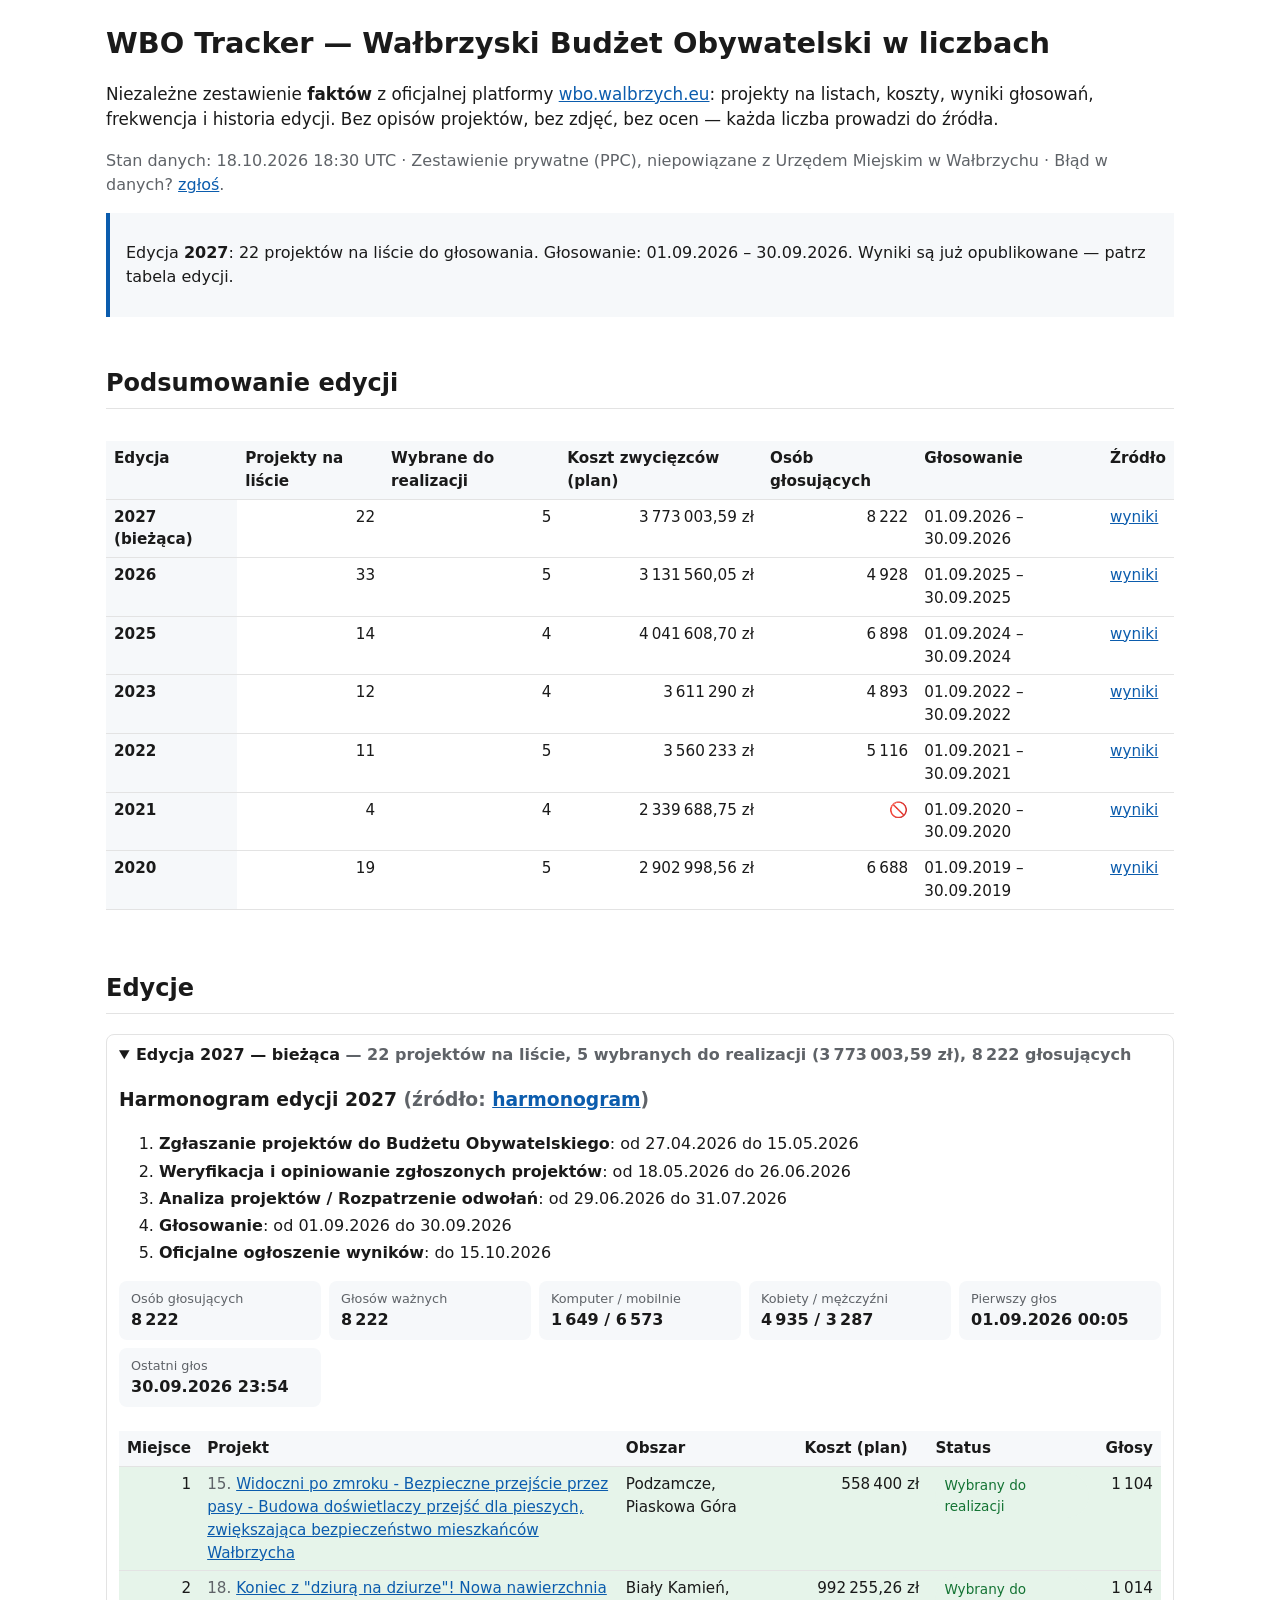
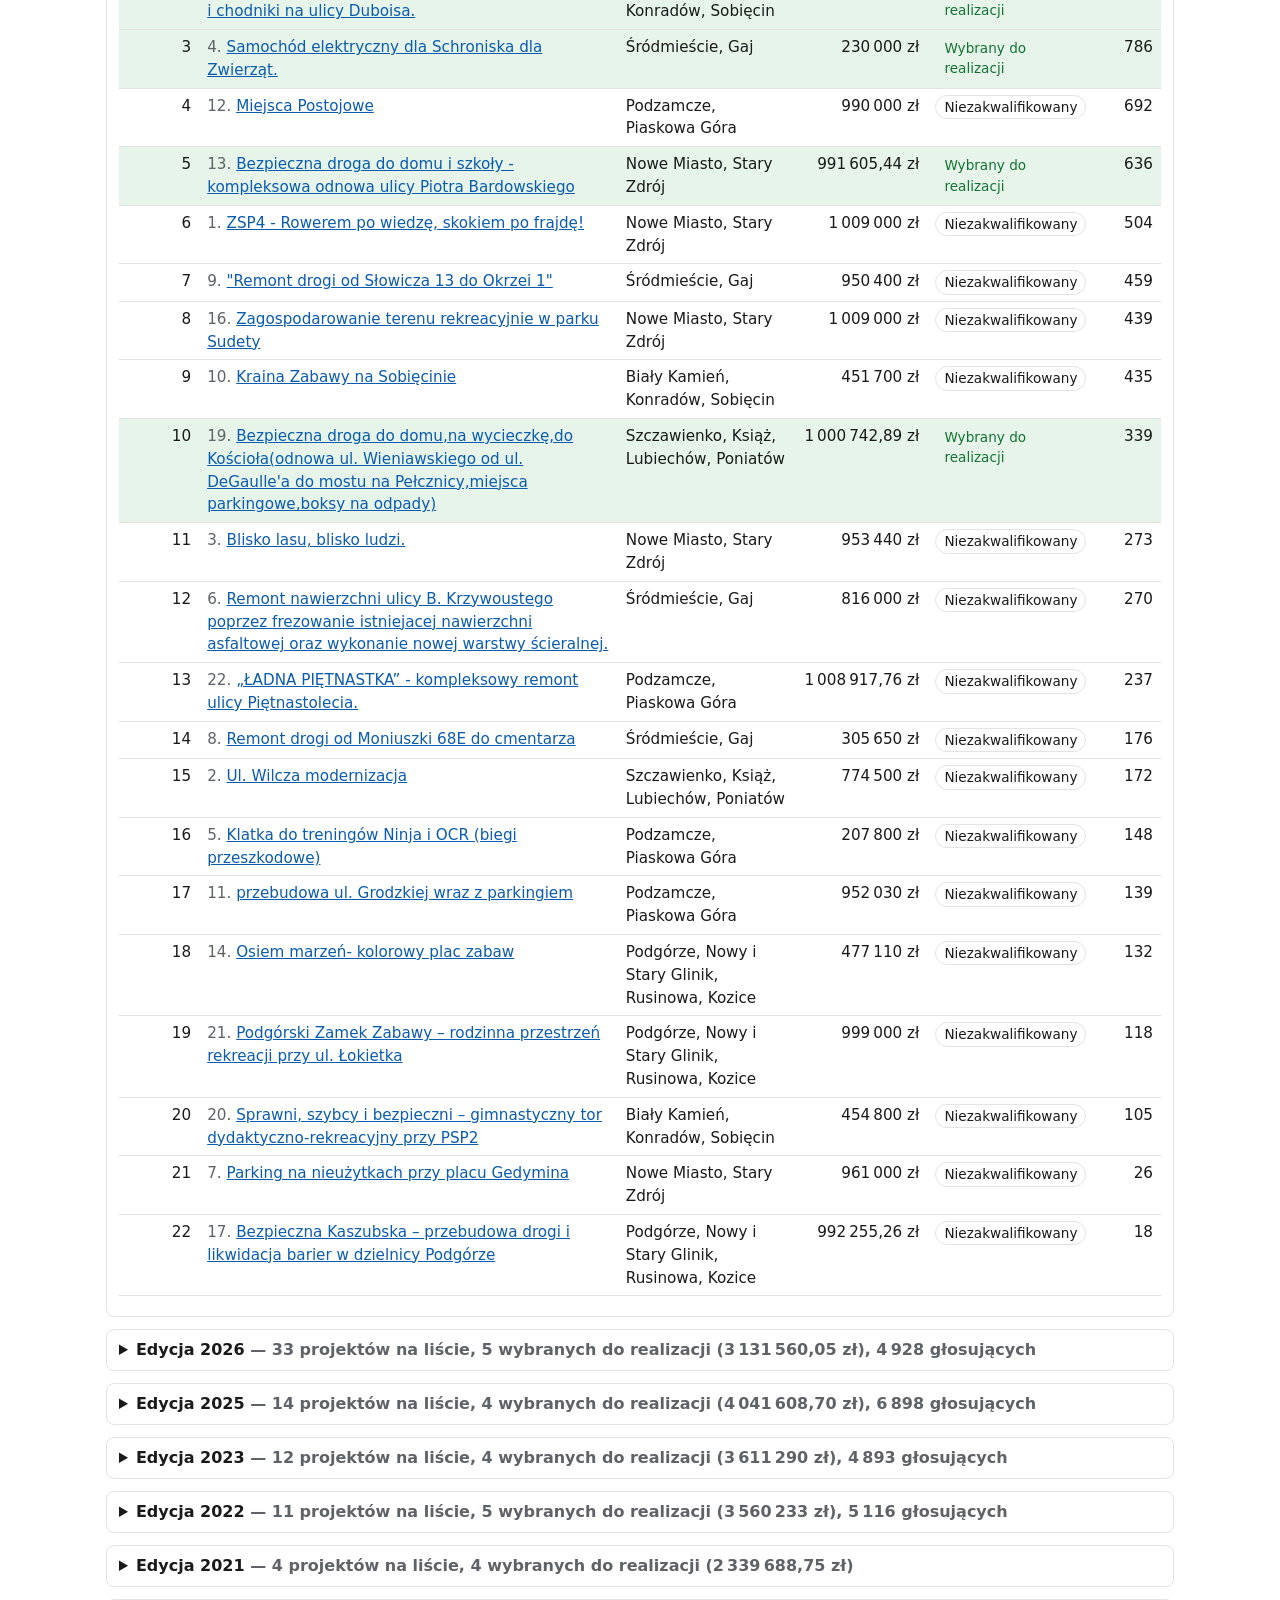
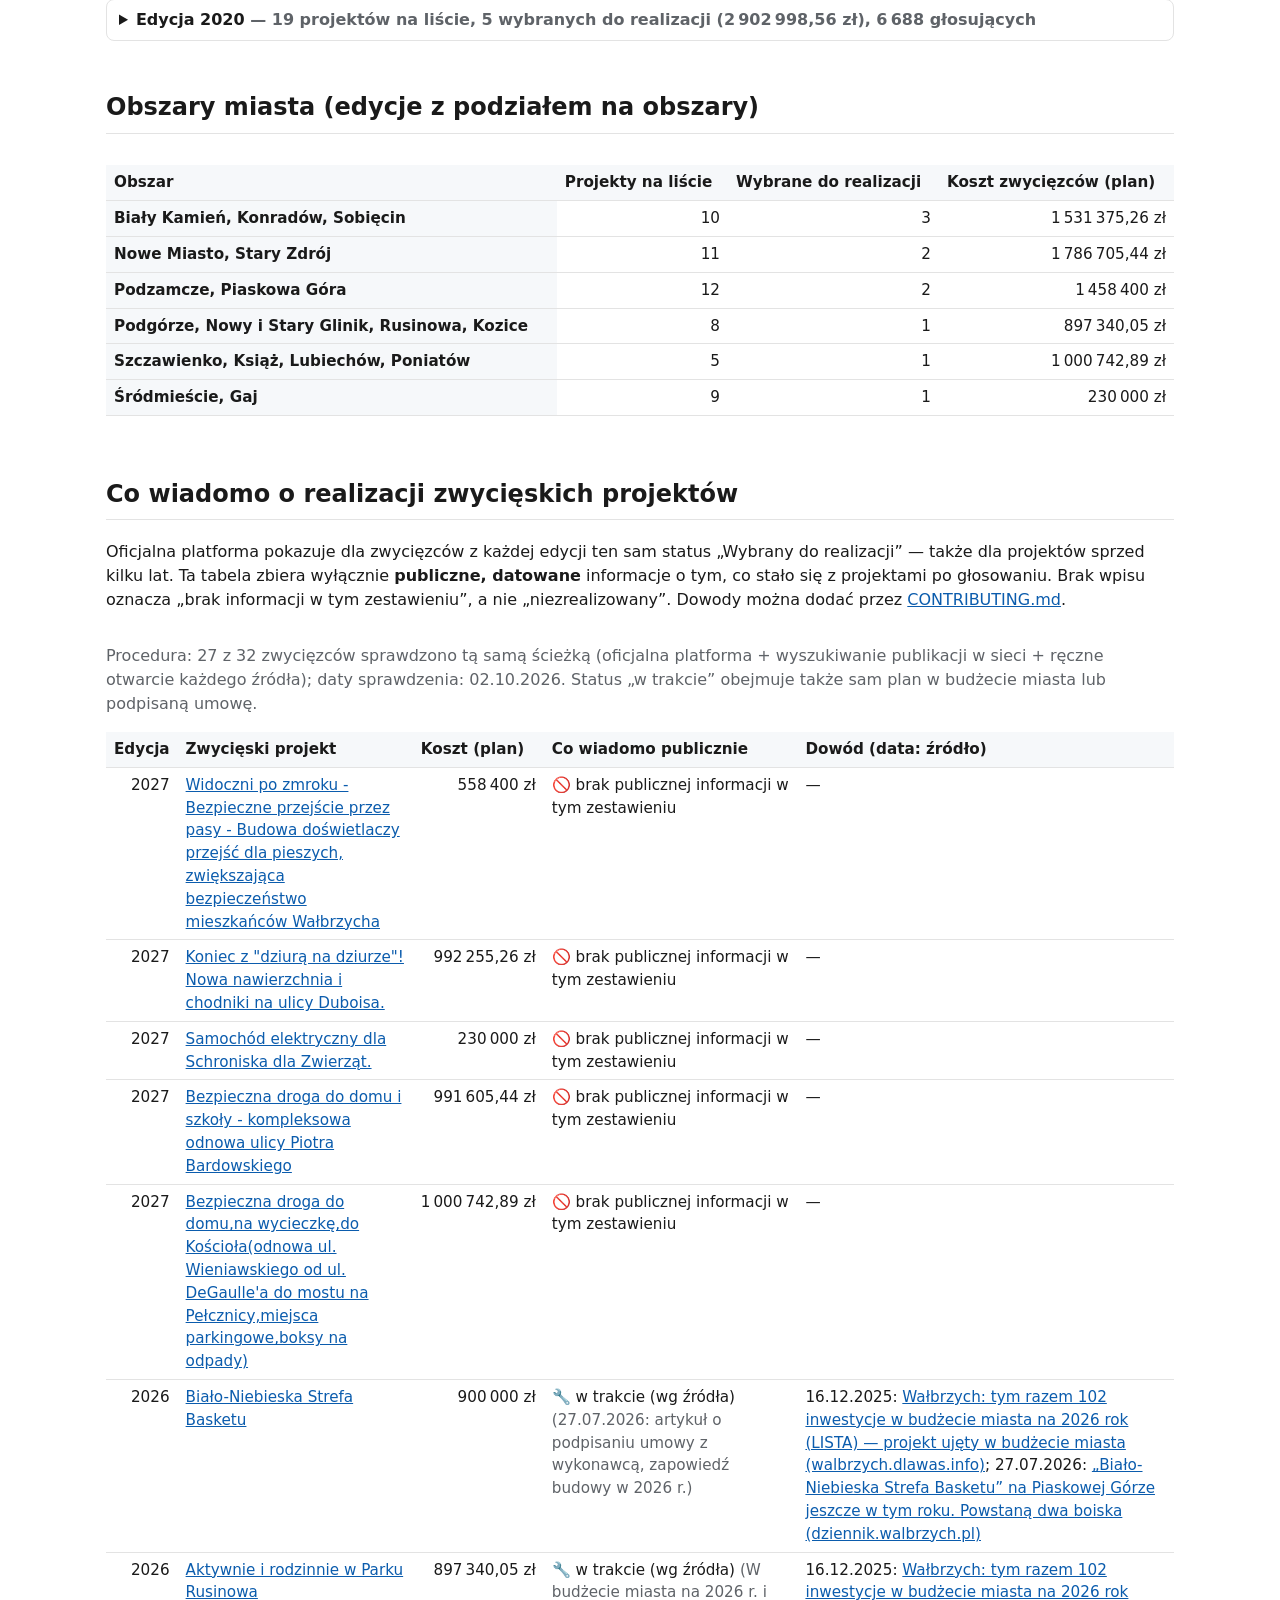
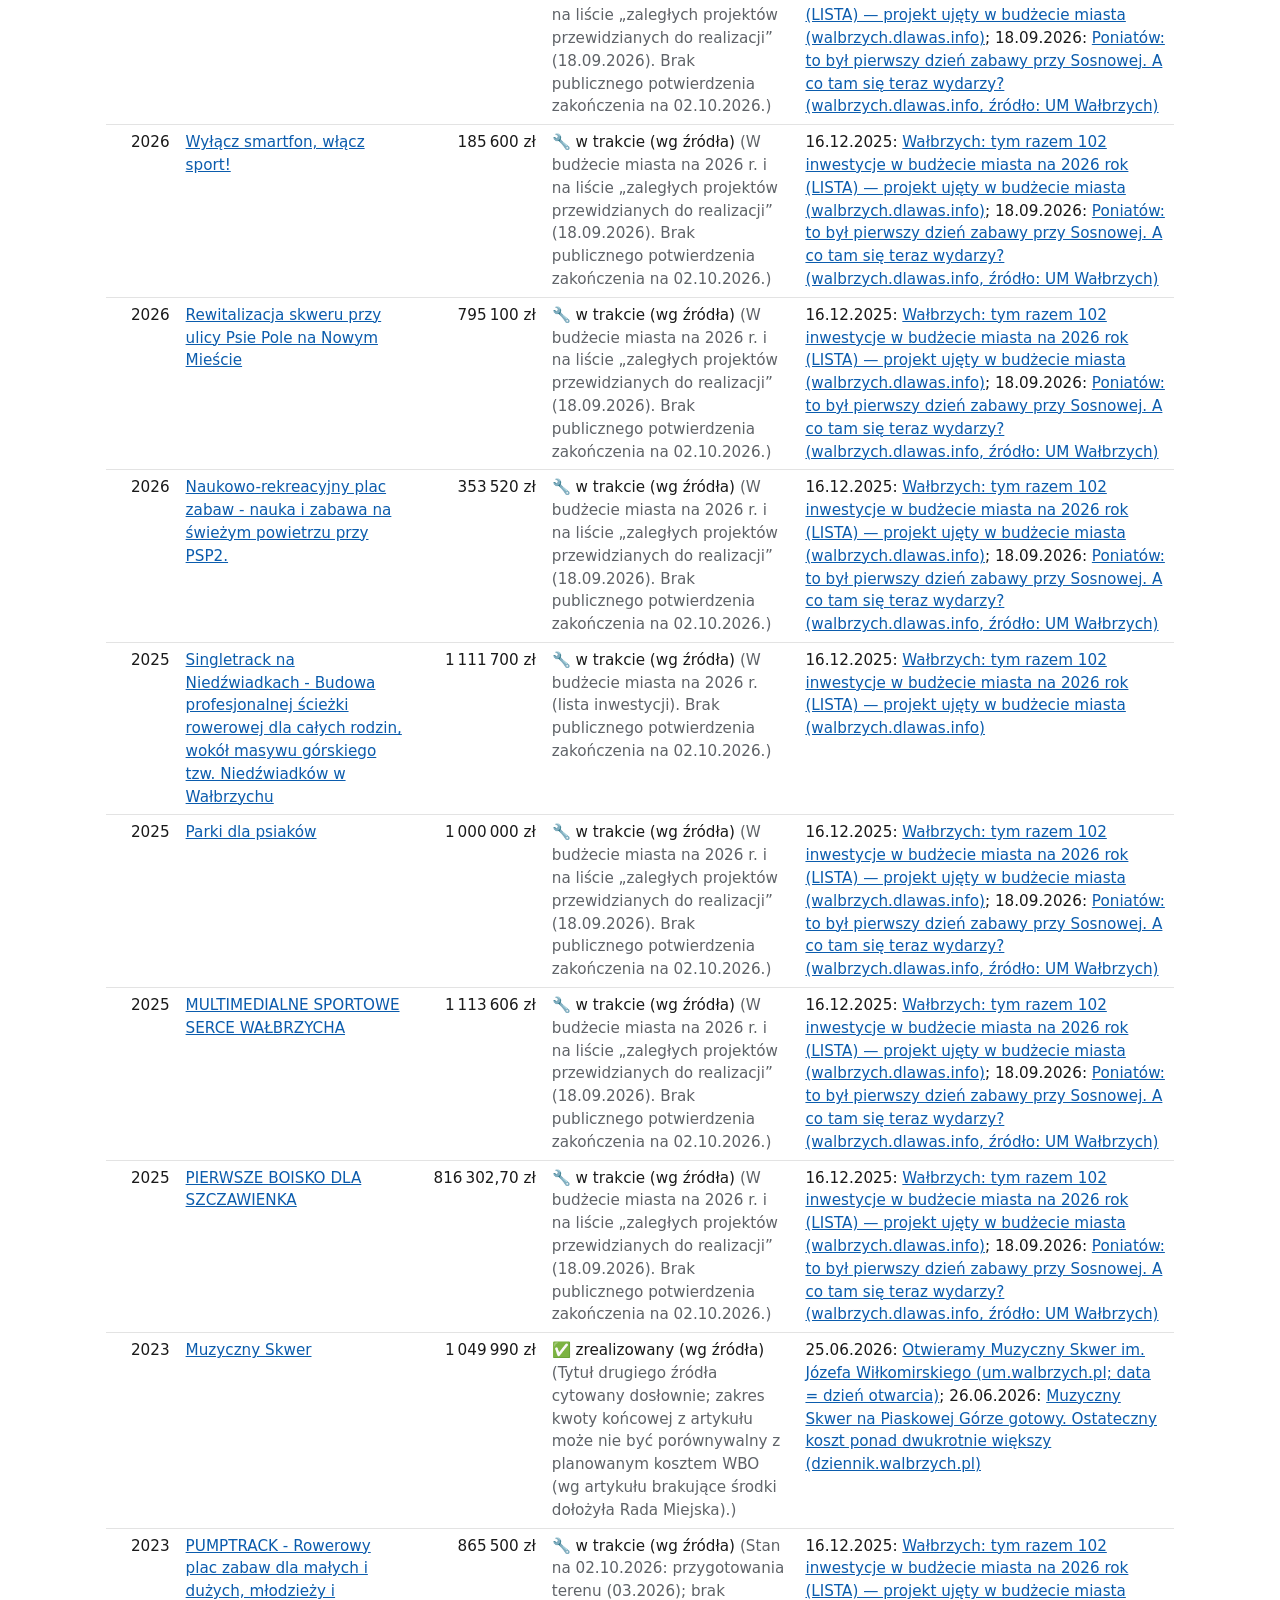
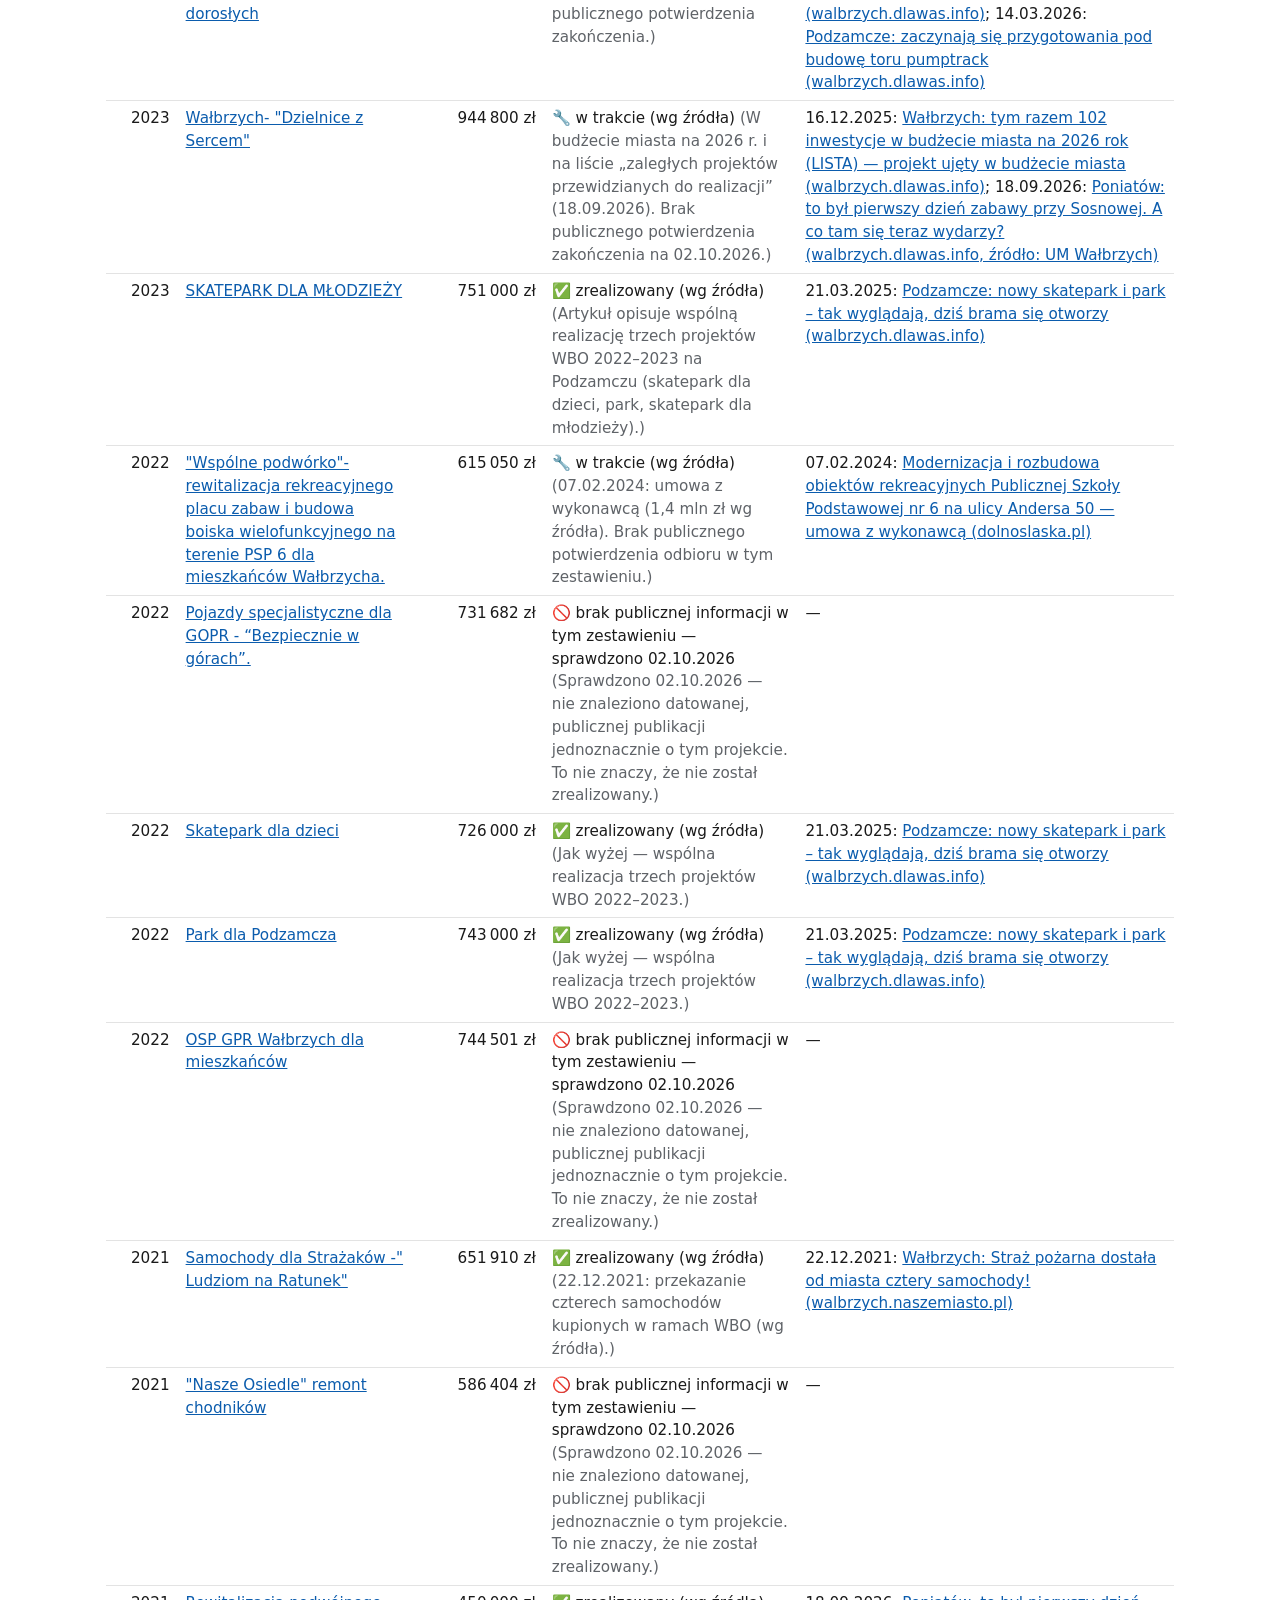
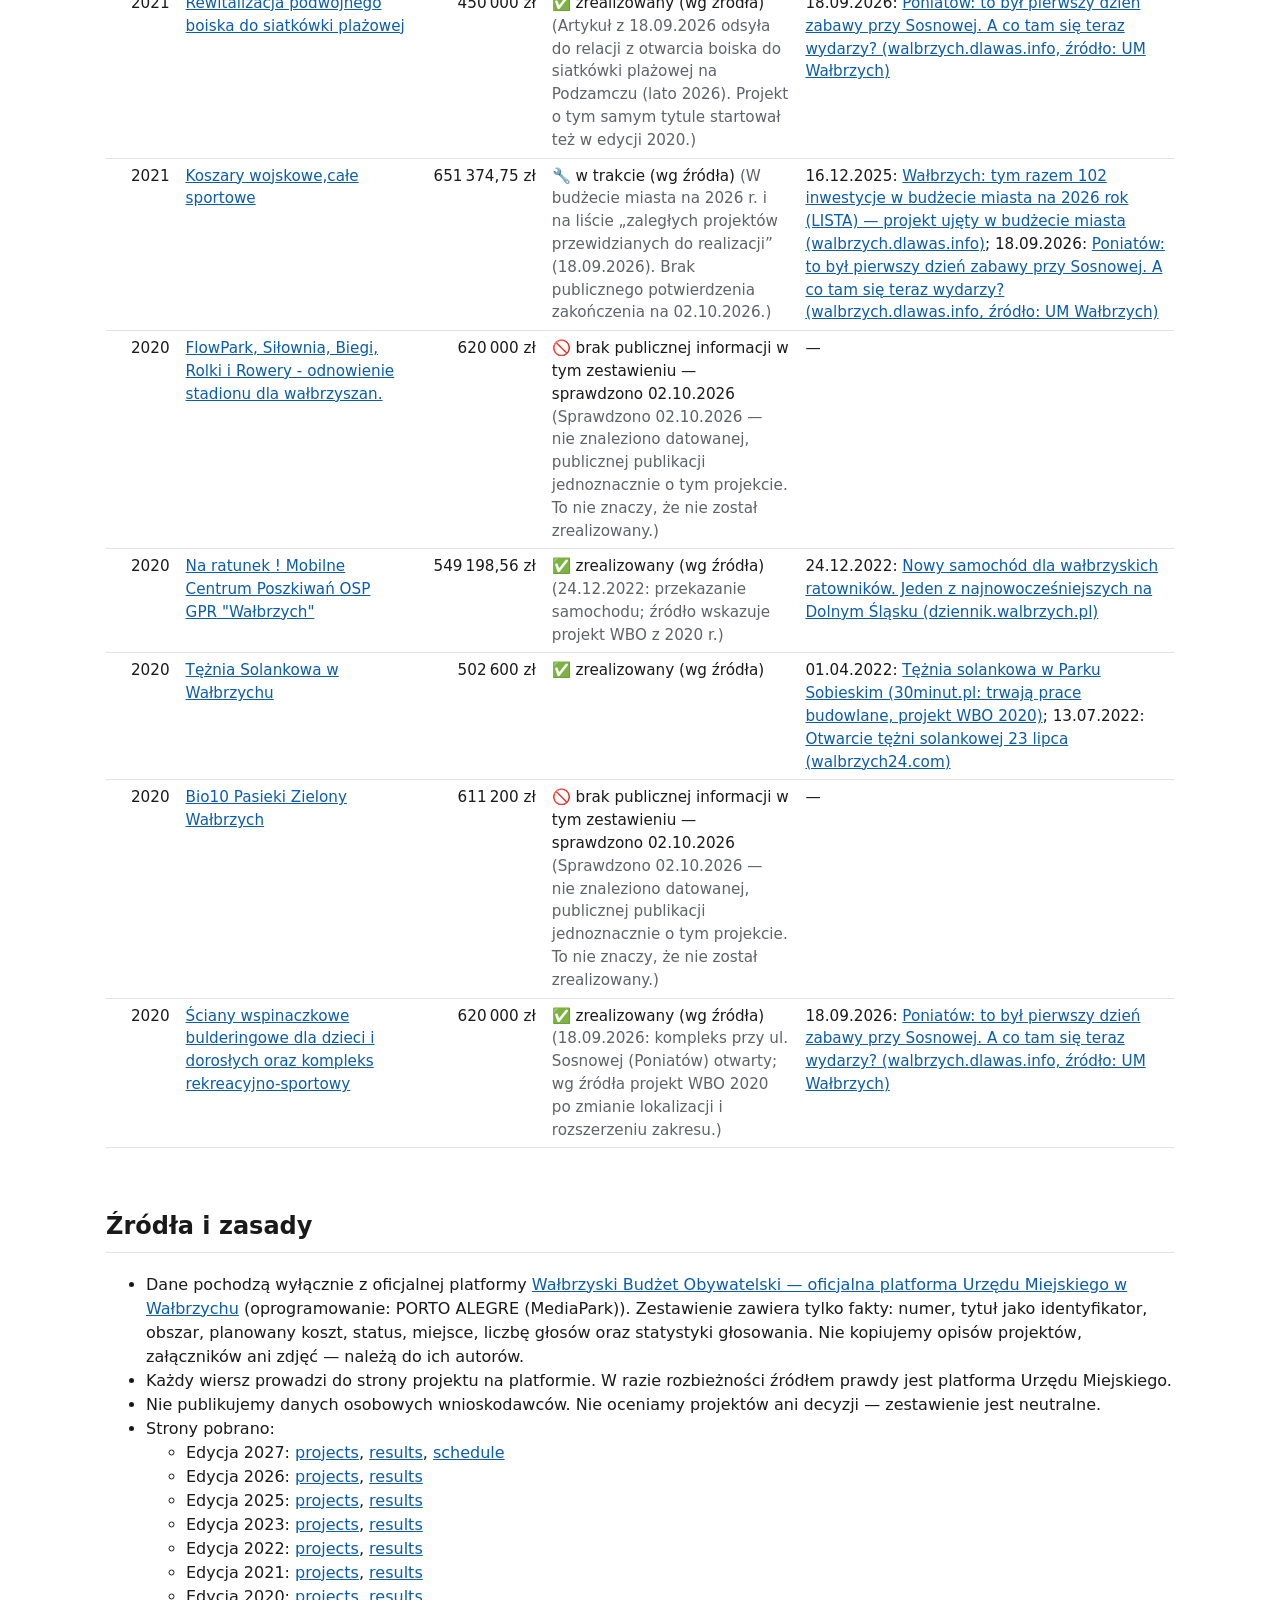
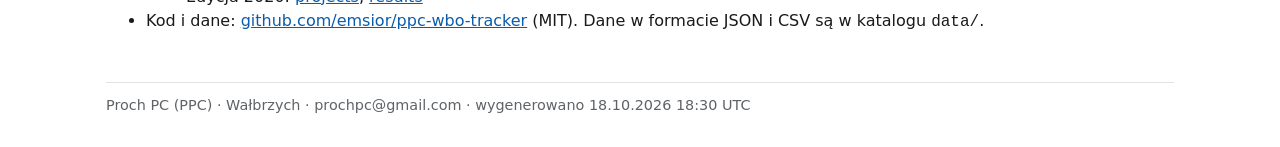
<file: docs/index.html>
<!doctype html>
<html lang="pl">
<head>
<meta charset="utf-8">
<meta name="viewport" content="width=device-width, initial-scale=1">
<title>WBO Tracker — Wałbrzyski Budżet Obywatelski w liczbach</title>
<meta name="description" content="Niezależne, neutralne zestawienie faktów o Wałbrzyskim Budżecie Obywatelskim: projekty, koszty, głosy, frekwencja i historia edycji — każda liczba z linkiem do oficjalnego źródła.">
<style>:root{--bg:#fff;--fg:#1a1a1a;--muted:#5f6368;--line:#e3e3e3;--accent:#0b5cad;--win:#e6f4ea;--winfg:#137333;--card:#f6f8fa}
@media (prefers-color-scheme:dark){:root{--bg:#121417;--fg:#e8eaed;--muted:#9aa0a6;--line:#2b2f36;--accent:#8ab4f8;--win:#1e3a2a;--winfg:#81c995;--card:#1b1f24}}
*{box-sizing:border-box}body{margin:0;font:16px/1.5 system-ui,-apple-system,"Segoe UI",Roboto,sans-serif;background:var(--bg);color:var(--fg)}
main{max-width:1100px;margin:0 auto;padding:16px}h1{font-size:1.8rem;margin:.2em 0}h2{margin-top:2em;border-bottom:1px solid var(--line);padding-bottom:.3em}
a{color:var(--accent)}.muted{color:var(--muted)}.lead{font-size:1.05rem}.notice{background:var(--card);border-left:4px solid var(--accent);padding:12px 16px;margin:16px 0}
table{border-collapse:collapse;width:100%;margin:12px 0;font-size:.95rem}th,td{border-bottom:1px solid var(--line);padding:6px 8px;text-align:left;vertical-align:top}
th{background:var(--card)}td.num,th.num{text-align:right;white-space:nowrap}tr.winner td{background:var(--win)}
.badge{display:inline-block;padding:1px 8px;border-radius:999px;font-size:.85rem;border:1px solid var(--line)}.badge.win{background:var(--win);color:var(--winfg);border-color:transparent}
.stats{display:grid;grid-template-columns:repeat(auto-fit,minmax(170px,1fr));gap:8px;margin:12px 0}.stats div{background:var(--card);padding:8px 12px;border-radius:8px}.stats dt{font-size:.8rem;color:var(--muted)}.stats dd{margin:0;font-weight:600}
details{margin:12px 0;border:1px solid var(--line);border-radius:8px;padding:8px 12px}summary{cursor:pointer;font-weight:600}
.table-wrap{overflow-x:auto}footer{margin:48px 0 16px;color:var(--muted);font-size:.9rem;border-top:1px solid var(--line);padding-top:12px}
ol.schedule li{margin:.2em 0}
</style>
</head>
<body>
<main>
<header>
<h1>WBO Tracker — Wałbrzyski Budżet Obywatelski w liczbach</h1>
<p class="lead">Niezależne zestawienie <strong>faktów</strong> z oficjalnej platformy <a href="https://wbo.walbrzych.eu" rel="noopener">wbo.walbrzych.eu</a>: projekty na listach, koszty, wyniki głosowań, frekwencja i historia edycji. Bez opisów projektów, bez zdjęć, bez ocen — każda liczba prowadzi do źródła.</p>
<p class="muted">Stan danych: <time datetime="2026-10-18T18:30:55+00:00">18.10.2026 18:30 UTC</time> · Zestawienie prywatne (PPC), niepowiązane z Urzędem Miejskim w Wałbrzychu · Błąd w danych? <a href="https://github.com/emsior/ppc-wbo-tracker/issues">zgłoś</a>.</p>
</header>

<div class="notice"><p>Edycja <strong>2027</strong>: 22 projektów na liście do głosowania. Głosowanie: 01.09.2026 – 30.09.2026. Wyniki są już opublikowane — patrz tabela edycji.</p></div>

<h2 id="podsumowanie">Podsumowanie edycji</h2>
<div class="table-wrap"><table><thead><tr><th scope="col">Edycja</th><th scope="col">Projekty na liście</th><th scope="col">Wybrane do realizacji</th><th scope="col">Koszt zwycięzców (plan)</th><th scope="col">Osób głosujących</th><th scope="col">Głosowanie</th><th scope="col">Źródło</th></tr></thead><tbody><tr><th scope="row">2027 (bieżąca)</th><td class="num">22</td><td class="num">5</td><td class="num">3 773 003,59 zł</td><td class="num">8 222</td><td>01.09.2026 – 30.09.2026</td><td><a href="https://wbo.walbrzych.eu/wyniki" rel="noopener">wyniki</a></td></tr><tr><th scope="row">2026</th><td class="num">33</td><td class="num">5</td><td class="num">3 131 560,05 zł</td><td class="num">4 928</td><td>01.09.2025 – 30.09.2025</td><td><a href="https://wbo.walbrzych.eu/poprzednie-edycje/11/wyniki" rel="noopener">wyniki</a></td></tr><tr><th scope="row">2025</th><td class="num">14</td><td class="num">4</td><td class="num">4 041 608,70 zł</td><td class="num">6 898</td><td>01.09.2024 – 30.09.2024</td><td><a href="https://wbo.walbrzych.eu/poprzednie-edycje/10/wyniki" rel="noopener">wyniki</a></td></tr><tr><th scope="row">2023</th><td class="num">12</td><td class="num">4</td><td class="num">3 611 290 zł</td><td class="num">4 893</td><td>01.09.2022 – 30.09.2022</td><td><a href="https://wbo.walbrzych.eu/poprzednie-edycje/9/wyniki" rel="noopener">wyniki</a></td></tr><tr><th scope="row">2022</th><td class="num">11</td><td class="num">5</td><td class="num">3 560 233 zł</td><td class="num">5 116</td><td>01.09.2021 – 30.09.2021</td><td><a href="https://wbo.walbrzych.eu/poprzednie-edycje/8/wyniki" rel="noopener">wyniki</a></td></tr><tr><th scope="row">2021</th><td class="num">4</td><td class="num">4</td><td class="num">2 339 688,75 zł</td><td class="num">🚫</td><td>01.09.2020 – 30.09.2020</td><td><a href="https://wbo.walbrzych.eu/poprzednie-edycje/7/wyniki" rel="noopener">wyniki</a></td></tr><tr><th scope="row">2020</th><td class="num">19</td><td class="num">5</td><td class="num">2 902 998,56 zł</td><td class="num">6 688</td><td>01.09.2019 – 30.09.2019</td><td><a href="https://wbo.walbrzych.eu/poprzednie-edycje/6/wyniki" rel="noopener">wyniki</a></td></tr></tbody></table></div>

<h2 id="edycje">Edycje</h2>
<details id="edycja-2027" open><summary>Edycja 2027 — bieżąca <span class="muted">— 22 projektów na liście, 5 wybranych do realizacji (3 773 003,59 zł), 8 222 głosujących</span></summary><h3>Harmonogram edycji 2027 <span class="muted">(źródło: <a href="https://wbo.walbrzych.eu/wszystko-o-budzecie/harmonogram,32" rel="noopener">harmonogram</a>)</span></h3><ol class="schedule"><li><strong>Zgłaszanie projektów do Budżetu Obywatelskiego</strong>: od 27.04.2026 do 15.05.2026</li><li><strong>Weryfikacja i opiniowanie zgłoszonych projektów</strong>: od 18.05.2026 do 26.06.2026</li><li><strong>Analiza projektów / Rozpatrzenie odwołań</strong>: od 29.06.2026 do 31.07.2026</li><li><strong>Głosowanie</strong>: od 01.09.2026 do 30.09.2026</li><li><strong>Oficjalne ogłoszenie wyników</strong>: do 15.10.2026</li></ol><dl class="stats"><div><dt>Osób głosujących</dt><dd>8 222</dd></div><div><dt>Głosów ważnych</dt><dd>8 222</dd></div><div><dt>Komputer / mobilnie</dt><dd>1 649 / 6 573</dd></div><div><dt>Kobiety / mężczyźni</dt><dd>4 935 / 3 287</dd></div><div><dt>Pierwszy głos</dt><dd>01.09.2026 00:05</dd></div><div><dt>Ostatni głos</dt><dd>30.09.2026 23:54</dd></div></dl><div class="table-wrap"><table><thead><tr><th scope="col">Miejsce</th><th scope="col">Projekt</th><th scope="col">Obszar</th><th scope="col">Koszt (plan)</th><th scope="col">Status</th><th scope="col">Głosy</th></tr></thead><tbody><tr class="winner"><td class="num">1</td><td><span class="muted">15.</span> <a href="https://wbo.walbrzych.eu/projekt/34911" rel="noopener">Widoczni po zmroku - Bezpieczne przejście przez pasy - Budowa doświetlaczy przejść dla pieszych, zwiększająca bezpieczeństwo mieszkańców Wałbrzycha</a></td><td>Podzamcze, Piaskowa Góra</td><td class="num">558 400 zł</td><td><span class="badge win">Wybrany do realizacji</span></td><td class="num">1 104</td></tr><tr class="winner"><td class="num">2</td><td><span class="muted">18.</span> <a href="https://wbo.walbrzych.eu/projekt/34971" rel="noopener">Koniec z &quot;dziurą na dziurze&quot;! Nowa nawierzchnia i chodniki na ulicy Duboisa.</a></td><td>Biały Kamień, Konradów, Sobięcin</td><td class="num">992 255,26 zł</td><td><span class="badge win">Wybrany do realizacji</span></td><td class="num">1 014</td></tr><tr class="winner"><td class="num">3</td><td><span class="muted">4.</span> <a href="https://wbo.walbrzych.eu/projekt/34641" rel="noopener">Samochód elektryczny dla Schroniska dla Zwierząt.</a></td><td>Śródmieście, Gaj</td><td class="num">230 000 zł</td><td><span class="badge win">Wybrany do realizacji</span></td><td class="num">786</td></tr><tr class=""><td class="num">4</td><td><span class="muted">12.</span> <a href="https://wbo.walbrzych.eu/projekt/34875" rel="noopener">Miejsca Postojowe</a></td><td>Podzamcze, Piaskowa Góra</td><td class="num">990 000 zł</td><td><span class="badge neutral">Niezakwalifikowany</span></td><td class="num">692</td></tr><tr class="winner"><td class="num">5</td><td><span class="muted">13.</span> <a href="https://wbo.walbrzych.eu/projekt/34880" rel="noopener">Bezpieczna droga do domu i szkoły - kompleksowa odnowa ulicy Piotra Bardowskiego</a></td><td>Nowe Miasto, Stary Zdrój</td><td class="num">991 605,44 zł</td><td><span class="badge win">Wybrany do realizacji</span></td><td class="num">636</td></tr><tr class=""><td class="num">6</td><td><span class="muted">1.</span> <a href="https://wbo.walbrzych.eu/projekt/34572" rel="noopener">ZSP4 - Rowerem po wiedzę, skokiem po frajdę!</a></td><td>Nowe Miasto, Stary Zdrój</td><td class="num">1 009 000 zł</td><td><span class="badge neutral">Niezakwalifikowany</span></td><td class="num">504</td></tr><tr class=""><td class="num">7</td><td><span class="muted">9.</span> <a href="https://wbo.walbrzych.eu/projekt/34774" rel="noopener">&quot;Remont drogi od Słowicza 13 do Okrzei 1&quot;</a></td><td>Śródmieście, Gaj</td><td class="num">950 400 zł</td><td><span class="badge neutral">Niezakwalifikowany</span></td><td class="num">459</td></tr><tr class=""><td class="num">8</td><td><span class="muted">16.</span> <a href="https://wbo.walbrzych.eu/projekt/34942" rel="noopener">Zagospodarowanie terenu rekreacyjnie w parku Sudety</a></td><td>Nowe Miasto, Stary Zdrój</td><td class="num">1 009 000 zł</td><td><span class="badge neutral">Niezakwalifikowany</span></td><td class="num">439</td></tr><tr class=""><td class="num">9</td><td><span class="muted">10.</span> <a href="https://wbo.walbrzych.eu/projekt/34838" rel="noopener">Kraina Zabawy na Sobięcinie</a></td><td>Biały Kamień, Konradów, Sobięcin</td><td class="num">451 700 zł</td><td><span class="badge neutral">Niezakwalifikowany</span></td><td class="num">435</td></tr><tr class="winner"><td class="num">10</td><td><span class="muted">19.</span> <a href="https://wbo.walbrzych.eu/projekt/35007" rel="noopener">Bezpieczna droga do domu,na wycieczkę,do Kościoła(odnowa ul. Wieniawskiego od ul. DeGaulle&#x27;a do mostu na Pełcznicy,miejsca parkingowe,boksy na odpady)</a></td><td>Szczawienko, Książ, Lubiechów, Poniatów</td><td class="num">1 000 742,89 zł</td><td><span class="badge win">Wybrany do realizacji</span></td><td class="num">339</td></tr><tr class=""><td class="num">11</td><td><span class="muted">3.</span> <a href="https://wbo.walbrzych.eu/projekt/34629" rel="noopener">Blisko lasu, blisko ludzi.</a></td><td>Nowe Miasto, Stary Zdrój</td><td class="num">953 440 zł</td><td><span class="badge neutral">Niezakwalifikowany</span></td><td class="num">273</td></tr><tr class=""><td class="num">12</td><td><span class="muted">6.</span> <a href="https://wbo.walbrzych.eu/projekt/34735" rel="noopener">Remont nawierzchni ulicy B. Krzywoustego poprzez frezowanie istniejacej nawierzchni asfaltowej oraz wykonanie nowej warstwy ścieralnej.</a></td><td>Śródmieście, Gaj</td><td class="num">816 000 zł</td><td><span class="badge neutral">Niezakwalifikowany</span></td><td class="num">270</td></tr><tr class=""><td class="num">13</td><td><span class="muted">22.</span> <a href="https://wbo.walbrzych.eu/projekt/35096" rel="noopener">„ŁADNA PIĘTNASTKA” - kompleksowy remont ulicy Piętnastolecia.</a></td><td>Podzamcze, Piaskowa Góra</td><td class="num">1 008 917,76 zł</td><td><span class="badge neutral">Niezakwalifikowany</span></td><td class="num">237</td></tr><tr class=""><td class="num">14</td><td><span class="muted">8.</span> <a href="https://wbo.walbrzych.eu/projekt/34771" rel="noopener">Remont drogi od Moniuszki 68E do cmentarza</a></td><td>Śródmieście, Gaj</td><td class="num">305 650 zł</td><td><span class="badge neutral">Niezakwalifikowany</span></td><td class="num">176</td></tr><tr class=""><td class="num">15</td><td><span class="muted">2.</span> <a href="https://wbo.walbrzych.eu/projekt/34621" rel="noopener">Ul. Wilcza modernizacja</a></td><td>Szczawienko, Książ, Lubiechów, Poniatów</td><td class="num">774 500 zł</td><td><span class="badge neutral">Niezakwalifikowany</span></td><td class="num">172</td></tr><tr class=""><td class="num">16</td><td><span class="muted">5.</span> <a href="https://wbo.walbrzych.eu/projekt/34686" rel="noopener">Klatka do treningów Ninja i OCR (biegi przeszkodowe)</a></td><td>Podzamcze, Piaskowa Góra</td><td class="num">207 800 zł</td><td><span class="badge neutral">Niezakwalifikowany</span></td><td class="num">148</td></tr><tr class=""><td class="num">17</td><td><span class="muted">11.</span> <a href="https://wbo.walbrzych.eu/projekt/34846" rel="noopener">przebudowa ul. Grodzkiej wraz z parkingiem</a></td><td>Podzamcze, Piaskowa Góra</td><td class="num">952 030 zł</td><td><span class="badge neutral">Niezakwalifikowany</span></td><td class="num">139</td></tr><tr class=""><td class="num">18</td><td><span class="muted">14.</span> <a href="https://wbo.walbrzych.eu/projekt/34895" rel="noopener">Osiem marzeń- kolorowy plac zabaw</a></td><td>Podgórze, Nowy i Stary Glinik, Rusinowa, Kozice</td><td class="num">477 110 zł</td><td><span class="badge neutral">Niezakwalifikowany</span></td><td class="num">132</td></tr><tr class=""><td class="num">19</td><td><span class="muted">21.</span> <a href="https://wbo.walbrzych.eu/projekt/35091" rel="noopener">Podgórski Zamek Zabawy – rodzinna przestrzeń rekreacji przy ul. Łokietka</a></td><td>Podgórze, Nowy i Stary Glinik, Rusinowa, Kozice</td><td class="num">999 000 zł</td><td><span class="badge neutral">Niezakwalifikowany</span></td><td class="num">118</td></tr><tr class=""><td class="num">20</td><td><span class="muted">20.</span> <a href="https://wbo.walbrzych.eu/projekt/35060" rel="noopener">Sprawni, szybcy i bezpieczni – gimnastyczny tor dydaktyczno-rekreacyjny przy PSP2</a></td><td>Biały Kamień, Konradów, Sobięcin</td><td class="num">454 800 zł</td><td><span class="badge neutral">Niezakwalifikowany</span></td><td class="num">105</td></tr><tr class=""><td class="num">21</td><td><span class="muted">7.</span> <a href="https://wbo.walbrzych.eu/projekt/34767" rel="noopener">Parking na nieużytkach przy placu Gedymina</a></td><td>Nowe Miasto, Stary Zdrój</td><td class="num">961 000 zł</td><td><span class="badge neutral">Niezakwalifikowany</span></td><td class="num">26</td></tr><tr class=""><td class="num">22</td><td><span class="muted">17.</span> <a href="https://wbo.walbrzych.eu/projekt/34962" rel="noopener">Bezpieczna Kaszubska – przebudowa drogi i likwidacja barier w dzielnicy Podgórze</a></td><td>Podgórze, Nowy i Stary Glinik, Rusinowa, Kozice</td><td class="num">992 255,26 zł</td><td><span class="badge neutral">Niezakwalifikowany</span></td><td class="num">18</td></tr></tbody></table></div></details><details id="edycja-2026"><summary>Edycja 2026 <span class="muted">— 33 projektów na liście, 5 wybranych do realizacji (3 131 560,05 zł), 4 928 głosujących</span></summary><dl class="stats"><div><dt>Osób głosujących</dt><dd>4 928</dd></div><div><dt>Głosów ważnych</dt><dd>4 928</dd></div><div><dt>Komputer / mobilnie</dt><dd>794 / 4 134</dd></div><div><dt>Kobiety / mężczyźni</dt><dd>2 995 / 1 933</dd></div><div><dt>Pierwszy głos</dt><dd>01.09.2025 00:01</dd></div><div><dt>Ostatni głos</dt><dd>30.09.2025 23:32</dd></div></dl><div class="table-wrap"><table><thead><tr><th scope="col">Miejsce</th><th scope="col">Projekt</th><th scope="col">Obszar</th><th scope="col">Koszt (plan)</th><th scope="col">Status</th><th scope="col">Głosy</th></tr></thead><tbody><tr class="winner"><td class="num">1</td><td><span class="muted">7.</span> <a href="https://wbo.walbrzych.eu/projekt/29485" rel="noopener">Biało-Niebieska Strefa Basketu</a></td><td>Podzamcze, Piaskowa Góra</td><td class="num">900 000 zł</td><td><span class="badge win">Wybrany do realizacji</span></td><td class="num">1 438</td></tr><tr class="winner"><td class="num">2</td><td><span class="muted">5.</span> <a href="https://wbo.walbrzych.eu/projekt/29443" rel="noopener">Aktywnie i rodzinnie w Parku Rusinowa</a></td><td>Podgórze, Nowy i Stary Glinik, Rusinowa, Kozice</td><td class="num">897 340,05 zł</td><td><span class="badge win">Wybrany do realizacji</span></td><td class="num">594</td></tr><tr class="winner"><td class="num">3</td><td><span class="muted">27.</span> <a href="https://wbo.walbrzych.eu/projekt/29738" rel="noopener">Wyłącz smartfon, włącz sport!</a></td><td>Biały Kamień, Konradów, Sobięcin</td><td class="num">185 600 zł</td><td><span class="badge win">Wybrany do realizacji</span></td><td class="num">462</td></tr><tr class="winner"><td class="num">4</td><td><span class="muted">15.</span> <a href="https://wbo.walbrzych.eu/projekt/29612" rel="noopener">Rewitalizacja skweru przy ulicy Psie Pole na Nowym Mieście</a></td><td>Nowe Miasto, Stary Zdrój</td><td class="num">795 100 zł</td><td><span class="badge win">Wybrany do realizacji</span></td><td class="num">408</td></tr><tr class="winner"><td class="num">5</td><td><span class="muted">19.</span> <a href="https://wbo.walbrzych.eu/projekt/29667" rel="noopener">Naukowo-rekreacyjny plac zabaw - nauka i zabawa na świeżym powietrzu przy PSP2.</a></td><td>Biały Kamień, Konradów, Sobięcin</td><td class="num">353 520 zł</td><td><span class="badge win">Wybrany do realizacji</span></td><td class="num">362</td></tr><tr class=""><td class="num">6</td><td><span class="muted">22.</span> <a href="https://wbo.walbrzych.eu/projekt/29701" rel="noopener">PODZAMCZE GRA RAZEM - KOSZYKÓWKA,WSPINACZKA,SZACHY I PING PONG</a></td><td>Podzamcze, Piaskowa Góra</td><td class="num">893 920 zł</td><td><span class="badge neutral">Niezakwalifikowany</span></td><td class="num">226</td></tr><tr class=""><td class="num">7</td><td><span class="muted">1.</span> <a href="https://wbo.walbrzych.eu/projekt/29349" rel="noopener">Bike Park pod Chełmcem, czyli Wałbrzyski Park Umiejętności Rowerowych przeznaczony dla całych rodzin</a></td><td>Nowe Miasto, Stary Zdrój</td><td class="num">899 365 zł</td><td><span class="badge neutral">Niezakwalifikowany</span></td><td class="num">225</td></tr><tr class=""><td class="num">8</td><td><span class="muted">12.</span> <a href="https://wbo.walbrzych.eu/projekt/29522" rel="noopener">Emocje w Ruchu</a></td><td>Nowe Miasto, Stary Zdrój</td><td class="num">900 000 zł</td><td><span class="badge neutral">Niezakwalifikowany</span></td><td class="num">171</td></tr><tr class=""><td class="num">9</td><td><span class="muted">3.</span> <a href="https://wbo.walbrzych.eu/projekt/29422" rel="noopener">Górnik 8.0 - święto wałbrzyskiego sportu dla każdego</a></td><td>Biały Kamień, Konradów, Sobięcin</td><td class="num">730 000 zł</td><td><span class="badge neutral">Niezakwalifikowany</span></td><td class="num">126</td></tr><tr class=""><td class="num">10</td><td><span class="muted">4.</span> <a href="https://wbo.walbrzych.eu/projekt/29425" rel="noopener">Rowerem do szkoły - budowa bezpiecznych parkingów rowerowych przy PSP nr 15, PSP nr 26 i ZSP nr 6</a></td><td>Podzamcze, Piaskowa Góra</td><td class="num">280 000 zł</td><td><span class="badge neutral">Niezakwalifikowany</span></td><td class="num">120</td></tr><tr class=""><td class="num">11</td><td><span class="muted">18.</span> <a href="https://wbo.walbrzych.eu/projekt/29660" rel="noopener">Siatkarze na plażę</a></td><td>Podzamcze, Piaskowa Góra</td><td class="num">570 000 zł</td><td><span class="badge neutral">Niezakwalifikowany</span></td><td class="num">115</td></tr><tr class=""><td class="num">12</td><td><span class="muted">11.</span> <a href="https://wbo.walbrzych.eu/projekt/29505" rel="noopener">Rowerem do szkoły - budowa bezpiecznych parkingów rowerowych przy Zespole Szkół nr 5</a></td><td>Szczawienko, Książ, Lubiechów, Poniatów</td><td class="num">114 000 zł</td><td><span class="badge neutral">Niezakwalifikowany</span></td><td class="num">60</td></tr><tr class=""><td class="num">13</td><td><span class="muted">10.</span> <a href="https://wbo.walbrzych.eu/projekt/29503" rel="noopener">Rowerem do szkoły - budowa bezpiecznych parkingów rowerowych przy PSP nr 23, ZSP nr 4, ZSP nr 3 i I Liceum Ogólnokształcącym</a></td><td>Nowe Miasto, Stary Zdrój</td><td class="num">192 000 zł</td><td><span class="badge neutral">Niezakwalifikowany</span></td><td class="num">55</td></tr><tr class=""><td class="num">14</td><td><span class="muted">8.</span> <a href="https://wbo.walbrzych.eu/projekt/29486" rel="noopener">Rowerem do szkoły - budowa bezpiecznych parkingów rowerowych przy PSP nr 6 i ZSP nr 1</a></td><td>Biały Kamień, Konradów, Sobięcin</td><td class="num">64 000 zł</td><td><span class="badge neutral">Niezakwalifikowany</span></td><td class="num">52</td></tr><tr class=""><td class="num">15</td><td><span class="muted">25.</span> <a href="https://wbo.walbrzych.eu/projekt/29726" rel="noopener">Stacja Słowacki - miejsce spotkań i łącznik kultur</a></td><td>Śródmieście, Gaj</td><td class="num">200 000 zł</td><td><span class="badge neutral">Niezakwalifikowany</span></td><td class="num">50</td></tr><tr class=""><td class="num">16</td><td><span class="muted">23.</span> <a href="https://wbo.walbrzych.eu/projekt/29702" rel="noopener">Przejście dla pieszych przy Alei Podwale na wysokości ul. Palisadowej 97/97a</a></td><td>Podzamcze, Piaskowa Góra</td><td class="num">40 650 zł</td><td><span class="badge neutral">Niezakwalifikowany</span></td><td class="num">48</td></tr><tr class=""><td class="num">17</td><td><span class="muted">16.</span> <a href="https://wbo.walbrzych.eu/projekt/29637" rel="noopener">Rowerem do szkoły - budowa bezpiecznych parkingów rowerowych przy ZSP nr 2, ZSP nr 5, ZSZS, ZSP &quot;Energetyk&quot; i II LO</a></td><td>Śródmieście, Gaj</td><td class="num">182 000 zł</td><td><span class="badge neutral">Niezakwalifikowany</span></td><td class="num">43</td></tr><tr class=""><td class="num">18</td><td><span class="muted">20.</span> <a href="https://wbo.walbrzych.eu/projekt/29676" rel="noopener">kurtyny wodne dla dzieci i dorosłych</a></td><td>Podzamcze, Piaskowa Góra</td><td class="num">600 000 zł</td><td><span class="badge neutral">Niezakwalifikowany</span></td><td class="num">40</td></tr><tr class=""><td class="num">18</td><td><span class="muted">26.</span> <a href="https://wbo.walbrzych.eu/projekt/29734" rel="noopener">Nasze Osiedle - remont chodników</a></td><td>Podgórze, Nowy i Stary Glinik, Rusinowa, Kozice</td><td class="num">591 860 zł</td><td><span class="badge neutral">Niezakwalifikowany</span></td><td class="num">40</td></tr><tr class=""><td class="num">20</td><td><span class="muted">14.</span> <a href="https://wbo.walbrzych.eu/projekt/29599" rel="noopener">Komeda. Powrót po 70 latach</a></td><td>Śródmieście, Gaj</td><td class="num">130 000 zł</td><td><span class="badge neutral">Niezakwalifikowany</span></td><td class="num">33</td></tr><tr class=""><td class="num">21</td><td><span class="muted">13.</span> <a href="https://wbo.walbrzych.eu/projekt/29547" rel="noopener">Ceramiczna rzeźba plenerowa - &quot;Czas miejsca&quot;</a></td><td>Biały Kamień, Konradów, Sobięcin</td><td class="num">39 818,22 zł</td><td><span class="badge neutral">Niezakwalifikowany</span></td><td class="num">32</td></tr><tr class=""><td class="num">21</td><td><span class="muted">31.</span> <a href="https://wbo.walbrzych.eu/projekt/29745" rel="noopener">Wałbrzyski System Edukacyjno-Ostrzegawczy &quot;Pogodny Wałbrzych&quot; – Sieć Stacji Pogody przy Szkołach: I LO Nowe Miasto oraz SP nr 30 Stary Zdrój</a></td><td>Nowe Miasto, Stary Zdrój</td><td class="num">70 000 zł</td><td><span class="badge neutral">Niezakwalifikowany</span></td><td class="num">32</td></tr><tr class=""><td class="num">23</td><td><span class="muted">32.</span> <a href="https://wbo.walbrzych.eu/projekt/29746" rel="noopener">Wałbrzyski System Edukacyjno-Ostrzegawczy &quot;Pogodny Wałbrzych&quot; – Sieć Stacji Pogody przy Szkołach: SP nr 28 Śródmieście oraz ZSP nr 2 Gaj</a></td><td>Śródmieście, Gaj</td><td class="num">70 000 zł</td><td><span class="badge neutral">Niezakwalifikowany</span></td><td class="num">26</td></tr><tr class=""><td class="num">24</td><td><span class="muted">28.</span> <a href="https://wbo.walbrzych.eu/projekt/29742" rel="noopener">Wykonanie terenu rekreacyjnego z placem zabaw przy Wspólnocie Mieszkaniowej &quot;Psie Pole 20&quot; na Nowym Mieście</a></td><td>Nowe Miasto, Stary Zdrój</td><td class="num">895 000 zł</td><td><span class="badge neutral">Niezakwalifikowany</span></td><td class="num">25</td></tr><tr class=""><td class="num">25</td><td><span class="muted">2.</span> <a href="https://wbo.walbrzych.eu/projekt/29399" rel="noopener">Budowa stacjonarnych miejsc do doraźnego serwisowania rowerów</a></td><td>Szczawienko, Książ, Lubiechów, Poniatów</td><td class="num">30 000 zł</td><td><span class="badge neutral">Niezakwalifikowany</span></td><td class="num">22</td></tr><tr class=""><td class="num">26</td><td><span class="muted">24.</span> <a href="https://wbo.walbrzych.eu/projekt/29716" rel="noopener">Wałbrzyski System Edukacyjno-Ostrzegawczy &quot;Pogodny Wałbrzych&quot;– Sieć Stacji Pogody przy Szkołach: SP nr 37 Piaskowa Góra oraz ZSP nr 6 Podzamcze</a></td><td>Podzamcze, Piaskowa Góra</td><td class="num">70 000 zł</td><td><span class="badge neutral">Niezakwalifikowany</span></td><td class="num">21</td></tr><tr class=""><td class="num">27</td><td><span class="muted">17.</span> <a href="https://wbo.walbrzych.eu/projekt/29639" rel="noopener">Rowerem do szkoły - budowa bezpiecznych parkingów rowerowych przy ZSP nr 8 i ZS nr 7</a></td><td>Podgórze, Nowy i Stary Glinik, Rusinowa, Kozice</td><td class="num">108 000 zł</td><td><span class="badge neutral">Niezakwalifikowany</span></td><td class="num">18</td></tr><tr class=""><td class="num">27</td><td><span class="muted">21.</span> <a href="https://wbo.walbrzych.eu/projekt/29697" rel="noopener">AGAPE ACADEMY STOP HEJTOWI</a></td><td>Biały Kamień, Konradów, Sobięcin</td><td class="num">99 688 zł</td><td><span class="badge neutral">Niezakwalifikowany</span></td><td class="num">18</td></tr><tr class=""><td class="num">29</td><td><span class="muted">33.</span> <a href="https://wbo.walbrzych.eu/projekt/29747" rel="noopener">Wałbrzyski System Edukacyjno-Ostrzegawczy &quot;Pogodny Wałbrzych&quot;– Sieć Stacji Pogody przy Szkołach: Zespół Szkół nr 7 Rusinowa oraz SP nr 5 Podgórze</a></td><td>Podgórze, Nowy i Stary Glinik, Rusinowa, Kozice</td><td class="num">70 000 zł</td><td><span class="badge neutral">Niezakwalifikowany</span></td><td class="num">17</td></tr><tr class=""><td class="num">30</td><td><span class="muted">6.</span> <a href="https://wbo.walbrzych.eu/projekt/29479" rel="noopener">Rusinowa rzuca dyskiem – disc golf w parku!</a></td><td>Podgórze, Nowy i Stary Glinik, Rusinowa, Kozice</td><td class="num">61 393 zł</td><td><span class="badge neutral">Niezakwalifikowany</span></td><td class="num">16</td></tr><tr class=""><td class="num">30</td><td><span class="muted">30.</span> <a href="https://wbo.walbrzych.eu/projekt/29744" rel="noopener">Wałbrzyski System Edukacyjno-Ostrzegawczy &quot;Pogodny Wałbrzych&quot; – Sieć Stacji Pogody przy Szkołach: SP nr 2 Biały Kamień oraz III LO Sobięcin</a></td><td>Biały Kamień, Konradów, Sobięcin</td><td class="num">70 000 zł</td><td><span class="badge neutral">Niezakwalifikowany</span></td><td class="num">16</td></tr><tr class=""><td class="num">32</td><td><span class="muted">29.</span> <a href="https://wbo.walbrzych.eu/projekt/29743" rel="noopener">Wałbrzyski System Edukacyjno-Ostrzegawczy &quot;Pogodny Wałbrzych&quot; – Sieć Stacji Pogody przy Szkołach: SP nr 5 Szczawienko oraz Żłobek nr 8 Poniatów</a></td><td>Szczawienko, Książ, Lubiechów, Poniatów</td><td class="num">70 000 zł</td><td><span class="badge neutral">Niezakwalifikowany</span></td><td class="num">9</td></tr><tr class=""><td class="num">33</td><td><span class="muted">9.</span> <a href="https://wbo.walbrzych.eu/projekt/29501" rel="noopener">Jak korzystać z AI w praktyce?</a></td><td>Śródmieście, Gaj</td><td class="num">91 260 zł</td><td><span class="badge neutral">Niezakwalifikowany</span></td><td class="num">8</td></tr></tbody></table></div></details><details id="edycja-2025"><summary>Edycja 2025 <span class="muted">— 14 projektów na liście, 4 wybranych do realizacji (4 041 608,70 zł), 6 898 głosujących</span></summary><dl class="stats"><div><dt>Osób głosujących</dt><dd>6 898</dd></div><div><dt>Głosów ważnych</dt><dd>6 898</dd></div><div><dt>Komputer / mobilnie</dt><dd>1 598 / 5 300</dd></div><div><dt>Kobiety / mężczyźni</dt><dd>3 954 / 2 944</dd></div><div><dt>Pierwszy głos</dt><dd>01.09.2024 00:04</dd></div><div><dt>Ostatni głos</dt><dd>30.09.2024 23:48</dd></div></dl><div class="table-wrap"><table><thead><tr><th scope="col">Miejsce</th><th scope="col">Projekt</th><th scope="col">Koszt (plan)</th><th scope="col">Status</th><th scope="col">Głosy</th></tr></thead><tbody><tr class="winner"><td class="num">1</td><td><span class="muted">2.</span> <a href="https://wbo.walbrzych.eu/projekt/20648" rel="noopener">Singletrack na Niedźwiadkach - Budowa profesjonalnej ścieżki rowerowej dla całych rodzin, wokół masywu górskiego tzw. Niedźwiadków w Wałbrzychu</a></td><td class="num">1 111 700 zł</td><td><span class="badge win">Wybrany do realizacji</span></td><td class="num">1 250</td></tr><tr class="winner"><td class="num">2</td><td><span class="muted">1.</span> <a href="https://wbo.walbrzych.eu/projekt/20506" rel="noopener">Parki dla psiaków</a></td><td class="num">1 000 000 zł</td><td><span class="badge win">Wybrany do realizacji</span></td><td class="num">1 039</td></tr><tr class="winner"><td class="num">3</td><td><span class="muted">10.</span> <a href="https://wbo.walbrzych.eu/projekt/21525" rel="noopener">MULTIMEDIALNE SPORTOWE SERCE WAŁBRZYCHA</a></td><td class="num">1 113 606 zł</td><td><span class="badge win">Wybrany do realizacji</span></td><td class="num">814</td></tr><tr class="winner"><td class="num">4</td><td><span class="muted">13.</span> <a href="https://wbo.walbrzych.eu/projekt/21588" rel="noopener">PIERWSZE BOISKO DLA SZCZAWIENKA</a></td><td class="num">816 302,70 zł</td><td><span class="badge win">Wybrany do realizacji</span></td><td class="num">749</td></tr><tr class=""><td class="num">5</td><td><span class="muted">3.</span> <a href="https://wbo.walbrzych.eu/projekt/21054" rel="noopener">Aktywnie i rodzinnie w Parku Rusinowa</a></td><td class="num">1 124 160 zł</td><td><span class="badge neutral">Niezakwalifikowany</span></td><td class="num">612</td></tr><tr class=""><td class="num">6</td><td><span class="muted">12.</span> <a href="https://wbo.walbrzych.eu/projekt/21551" rel="noopener">600 lat Wałbrzycha. Muzyczny prolog</a></td><td class="num">725 000 zł</td><td><span class="badge neutral">Niezakwalifikowany</span></td><td class="num">450</td></tr><tr class=""><td class="num">7</td><td><span class="muted">5.</span> <a href="https://wbo.walbrzych.eu/projekt/21266" rel="noopener">Aleja spacerowo-rowerowa w dzielnicy Nowe Miasto, dla uczniów SP23, mieszkańców Wałbrzycha i turystów.</a></td><td class="num">1 100 400 zł</td><td><span class="badge neutral">Niezakwalifikowany</span></td><td class="num">377</td></tr><tr class=""><td class="num">8</td><td><span class="muted">11.</span> <a href="https://wbo.walbrzych.eu/projekt/21550" rel="noopener">&quot;Niekoronowany czeka na zmiany&quot;. Upragniona, nowa nawierzchnia ulicy Mieszka I, pierwszego władcy Polski.</a></td><td class="num">1 103 000 zł</td><td><span class="badge neutral">Niezakwalifikowany</span></td><td class="num">373</td></tr><tr class=""><td class="num">9</td><td><span class="muted">6.</span> <a href="https://wbo.walbrzych.eu/projekt/21414" rel="noopener">Centrum Edukacyjno-Rekreacyjno-Sportowe w dzielnicy Stary Zdrój</a></td><td class="num">1 085 295 zł</td><td><span class="badge neutral">Niezakwalifikowany</span></td><td class="num">341</td></tr><tr class=""><td class="num">10</td><td><span class="muted">7.</span> <a href="https://wbo.walbrzych.eu/projekt/21430" rel="noopener">Budowa boisk przy 4 Liceum Ogólnokształcącym z Oddziałami Integracyjnymi i Sportowymi w Wałbrzychu</a></td><td class="num">1 104 020 zł</td><td><span class="badge neutral">Niezakwalifikowany</span></td><td class="num">310</td></tr><tr class=""><td class="num">11</td><td><span class="muted">14.</span> <a href="https://wbo.walbrzych.eu/projekt/21589" rel="noopener">Zakup oraz regeneracja strojów ludowych dla Zespołu Pieśni i Tańca &quot;Wałbrzych&quot;</a></td><td class="num">250 000 zł</td><td><span class="badge neutral">Niezakwalifikowany</span></td><td class="num">262</td></tr><tr class=""><td class="num">12</td><td><span class="muted">8.</span> <a href="https://wbo.walbrzych.eu/projekt/21510" rel="noopener">Doposażenie terenu sportowo-rekreacyjnego przy Zespole Szkolno-Przedszkolnym nr 5 w Wałbrzychu</a></td><td class="num">328 000 zł</td><td><span class="badge neutral">Niezakwalifikowany</span></td><td class="num">126</td></tr><tr class=""><td class="num">13</td><td><span class="muted">4.</span> <a href="https://wbo.walbrzych.eu/projekt/21065" rel="noopener">Bezpieczna droga- remont ulicy Odlewniczej w Wałbrzychu</a></td><td class="num">1 100 712,79 zł</td><td><span class="badge neutral">Niezakwalifikowany</span></td><td class="num">112</td></tr><tr class=""><td class="num">14</td><td><span class="muted">9.</span> <a href="https://wbo.walbrzych.eu/projekt/21514" rel="noopener">Zakup sceny mobilnej dla Wałbrzycha do organizacji wydarzeń</a></td><td class="num">855 000 zł</td><td><span class="badge neutral">Niezakwalifikowany</span></td><td class="num">83</td></tr></tbody></table></div></details><details id="edycja-2023"><summary>Edycja 2023 <span class="muted">— 12 projektów na liście, 4 wybranych do realizacji (3 611 290 zł), 4 893 głosujących</span></summary><dl class="stats"><div><dt>Osób głosujących</dt><dd>4 893</dd></div><div><dt>Głosów ważnych</dt><dd>4 893</dd></div><div><dt>Komputer / mobilnie</dt><dd>1 240 / 3 653</dd></div><div><dt>Kobiety / mężczyźni</dt><dd>2 955 / 1 938</dd></div><div><dt>Pierwszy głos</dt><dd>01.09.2022 00:13</dd></div><div><dt>Ostatni głos</dt><dd>30.09.2022 23:59</dd></div></dl><div class="table-wrap"><table><thead><tr><th scope="col">Miejsce</th><th scope="col">Projekt</th><th scope="col">Koszt (plan)</th><th scope="col">Status</th><th scope="col">Głosy</th></tr></thead><tbody><tr class="winner"><td class="num">1</td><td><span class="muted">6.</span> <a href="https://wbo.walbrzych.eu/projekt/14977" rel="noopener">Muzyczny Skwer</a></td><td class="num">1 049 990 zł</td><td><span class="badge win">Wybrany do realizacji</span></td><td class="num">1 196</td></tr><tr class="winner"><td class="num">2</td><td><span class="muted">5.</span> <a href="https://wbo.walbrzych.eu/projekt/14941" rel="noopener">PUMPTRACK - Rowerowy plac zabaw dla małych i dużych, młodzieży i dorosłych</a></td><td class="num">865 500 zł</td><td><span class="badge win">Wybrany do realizacji</span></td><td class="num">1 154</td></tr><tr class="winner"><td class="num">3</td><td><span class="muted">8.</span> <a href="https://wbo.walbrzych.eu/projekt/15127" rel="noopener">Wałbrzych- &quot;Dzielnice z Sercem&quot;</a></td><td class="num">944 800 zł</td><td><span class="badge win">Wybrany do realizacji</span></td><td class="num">541</td></tr><tr class="winner"><td class="num">4</td><td><span class="muted">11.</span> <a href="https://wbo.walbrzych.eu/projekt/15153" rel="noopener">SKATEPARK DLA MŁODZIEŻY</a></td><td class="num">751 000 zł</td><td><span class="badge win">Wybrany do realizacji</span></td><td class="num">533</td></tr><tr class=""><td class="num">5</td><td><span class="muted">2.</span> <a href="https://wbo.walbrzych.eu/projekt/14567" rel="noopener">Budowa Centralnej Nekropolii Wałbrzyskiej przy ul. Żeromskiego.</a></td><td class="num">1 037 700 zł</td><td><span class="badge neutral">Niezakwalifikowany</span></td><td class="num">370</td></tr><tr class=""><td class="num">6</td><td><span class="muted">12.</span> <a href="https://wbo.walbrzych.eu/projekt/15197" rel="noopener">Psi wybieg - Dog Park Sobieskiego / Olimpijska</a></td><td class="num">236 229,09 zł</td><td><span class="badge neutral">Niezakwalifikowany</span></td><td class="num">252</td></tr><tr class=""><td class="num">7</td><td><span class="muted">1.</span> <a href="https://wbo.walbrzych.eu/projekt/14448" rel="noopener">Modernizacja placu zabaw i budowa ogrodzonego wybiegu dla psów w Parku im. Tadeusza Kościuszki na Sobięcinie</a></td><td class="num">82 000 zł</td><td><span class="badge neutral">Niezakwalifikowany</span></td><td class="num">212</td></tr><tr class=""><td class="num">8</td><td><span class="muted">9.</span> <a href="https://wbo.walbrzych.eu/projekt/15131" rel="noopener">NOWE MIASTO PO NOWEMU</a></td><td class="num">920 000 zł</td><td><span class="badge neutral">Niezakwalifikowany</span></td><td class="num">209</td></tr><tr class=""><td class="num">9</td><td><span class="muted">3.</span> <a href="https://wbo.walbrzych.eu/projekt/14917" rel="noopener">WAFLOWO - ŚWIAT SZCZĘŚLIWYCH WAŁBRZYSKICH PSIAKÓW</a></td><td class="num">116 105,85 zł</td><td><span class="badge neutral">Niezakwalifikowany</span></td><td class="num">170</td></tr><tr class=""><td class="num">10</td><td><span class="muted">4.</span> <a href="https://wbo.walbrzych.eu/projekt/14924" rel="noopener">REMONT NAWIERZCHNI DROGOWEJ NA DZIAłCE NR 111 oraz 110/2 OBRĘB 18 BIAŁY KAMIEŃ UL. REJA 5</a></td><td class="num">183 050 zł</td><td><span class="badge neutral">Niezakwalifikowany</span></td><td class="num">108</td></tr><tr class=""><td class="num">11</td><td><span class="muted">10.</span> <a href="https://wbo.walbrzych.eu/projekt/15142" rel="noopener">PRZYSTANEK DLA MAŁEGO I DUŻEGO</a></td><td class="num">192 550 zł</td><td><span class="badge neutral">Niezakwalifikowany</span></td><td class="num">75</td></tr><tr class=""><td class="num">12</td><td><span class="muted">7.</span> <a href="https://wbo.walbrzych.eu/projekt/15122" rel="noopener">Ławki i śmietniki - ul. Lotników oraz Żwirki i Wigury</a></td><td class="num">12 800 zł</td><td><span class="badge neutral">Niezakwalifikowany</span></td><td class="num">73</td></tr></tbody></table></div></details><details id="edycja-2022"><summary>Edycja 2022 <span class="muted">— 11 projektów na liście, 5 wybranych do realizacji (3 560 233 zł), 5 116 głosujących</span></summary><dl class="stats"><div><dt>Osób głosujących</dt><dd>5 116</dd></div><div><dt>Głosów ważnych</dt><dd>5 116</dd></div><div><dt>Komputer / mobilnie</dt><dd>1 634 / 3 482</dd></div><div><dt>Kobiety / mężczyźni</dt><dd>2 982 / 2 134</dd></div><div><dt>Pierwszy głos</dt><dd>01.09.2021 04:53</dd></div><div><dt>Ostatni głos</dt><dd>30.09.2021 23:49</dd></div></dl><div class="table-wrap"><table><thead><tr><th scope="col">Miejsce</th><th scope="col">Projekt</th><th scope="col">Koszt (plan)</th><th scope="col">Status</th><th scope="col">Głosy</th></tr></thead><tbody><tr class="winner"><td class="num">1</td><td><span class="muted">1.</span> <a href="https://wbo.walbrzych.eu/projekt/11223" rel="noopener">&quot;Wspólne podwórko&quot;-rewitalizacja rekreacyjnego placu zabaw i budowa boiska wielofunkcyjnego na terenie PSP 6 dla mieszkańców Wałbrzycha.</a></td><td class="num">615 050 zł</td><td><span class="badge win">Wybrany do realizacji</span></td><td class="num">926</td></tr><tr class="winner"><td class="num">2</td><td><span class="muted">7.</span> <a href="https://wbo.walbrzych.eu/projekt/11616" rel="noopener">Pojazdy specjalistyczne dla GOPR - “Bezpiecznie w górach”.</a></td><td class="num">731 682 zł</td><td><span class="badge win">Wybrany do realizacji</span></td><td class="num">683</td></tr><tr class="winner"><td class="num">3</td><td><span class="muted">4.</span> <a href="https://wbo.walbrzych.eu/projekt/11521" rel="noopener">Skatepark dla dzieci</a></td><td class="num">726 000 zł</td><td><span class="badge win">Wybrany do realizacji</span></td><td class="num">587</td></tr><tr class="winner"><td class="num">4</td><td><span class="muted">5.</span> <a href="https://wbo.walbrzych.eu/projekt/11532" rel="noopener">Park dla Podzamcza</a></td><td class="num">743 000 zł</td><td><span class="badge win">Wybrany do realizacji</span></td><td class="num">573</td></tr><tr class="winner"><td class="num">4</td><td><span class="muted">9.</span> <a href="https://wbo.walbrzych.eu/projekt/11750" rel="noopener">OSP GPR Wałbrzych dla mieszkańców</a></td><td class="num">744 501 zł</td><td><span class="badge win">Wybrany do realizacji</span></td><td class="num">573</td></tr><tr class=""><td class="num">6</td><td><span class="muted">6.</span> <a href="https://wbo.walbrzych.eu/projekt/11534" rel="noopener">Skatepark dla młodzieży</a></td><td class="num">726 000 zł</td><td><span class="badge neutral">Niezakwalifikowany</span></td><td class="num">529</td></tr><tr class=""><td class="num">7</td><td><span class="muted">11.</span> <a href="https://wbo.walbrzych.eu/projekt/11851" rel="noopener">II Etap - doposażenie projektu &quot;Ścianki wspinaczkowe bulderingowe dla dzieci i dorosłych orac kompleks rekr - sportowy &quot; w PLAC ZABAW DLA NASTOLATKÓW</a></td><td class="num">745 000 zł</td><td><span class="badge neutral">Niezakwalifikowany</span></td><td class="num">462</td></tr><tr class=""><td class="num">8</td><td><span class="muted">2.</span> <a href="https://wbo.walbrzych.eu/projekt/11361" rel="noopener">Aktywnie i rodzinnie w Parku Rusinowa</a></td><td class="num">745 000 zł</td><td><span class="badge neutral">Niezakwalifikowany</span></td><td class="num">451</td></tr><tr class=""><td class="num">9</td><td><span class="muted">10.</span> <a href="https://wbo.walbrzych.eu/projekt/11775" rel="noopener">SCENA DLA WAŁBRZYCHA</a></td><td class="num">709 150 zł</td><td><span class="badge neutral">Niezakwalifikowany</span></td><td class="num">164</td></tr><tr class=""><td class="num">10</td><td><span class="muted">3.</span> <a href="https://wbo.walbrzych.eu/projekt/11482" rel="noopener">PROJEKT-osiedlowe podwórko, bezpieczne dziecko</a></td><td class="num">201 520 zł</td><td><span class="badge neutral">Niezakwalifikowany</span></td><td class="num">129</td></tr><tr class=""><td class="num">11</td><td><span class="muted">8.</span> <a href="https://wbo.walbrzych.eu/projekt/11716" rel="noopener">Chodniki na naszym osiedlu</a></td><td class="num">90 000 zł</td><td><span class="badge neutral">Niezakwalifikowany</span></td><td class="num">39</td></tr></tbody></table></div></details><details id="edycja-2021"><summary>Edycja 2021 <span class="muted">— 4 projektów na liście, 4 wybranych do realizacji (2 339 688,75 zł)</span></summary><dl class="stats"><div><dt>Osób głosujących</dt><dd>🚫</dd></div><div><dt>Głosów ważnych</dt><dd>🚫</dd></div><div><dt>Komputer / mobilnie</dt><dd>🚫 / 🚫</dd></div><div><dt>Kobiety / mężczyźni</dt><dd>🚫 / 🚫</dd></div><div><dt>Pierwszy głos</dt><dd>01.09.2020 00:02</dd></div><div><dt>Ostatni głos</dt><dd>30.09.2020 21:20</dd></div></dl><div class="table-wrap"><table><thead><tr><th scope="col">Miejsce</th><th scope="col">Projekt</th><th scope="col">Koszt (plan)</th><th scope="col">Status</th><th scope="col">Głosy</th></tr></thead><tbody><tr class="winner"><td class="num">1</td><td><span class="muted">1.</span> <a href="https://wbo.walbrzych.eu/projekt/8383" rel="noopener">Samochody dla Strażaków -&quot; Ludziom na Ratunek&quot;</a></td><td class="num">651 910 zł</td><td><span class="badge win">Wybrany do realizacji</span></td><td class="num">544</td></tr><tr class="winner"><td class="num">2</td><td><span class="muted">4.</span> <a href="https://wbo.walbrzych.eu/projekt/8453" rel="noopener">&quot;Nasze Osiedle&quot; remont chodników</a></td><td class="num">586 404 zł</td><td><span class="badge win">Wybrany do realizacji</span></td><td class="num">286</td></tr><tr class="winner"><td class="num">3</td><td><span class="muted">3.</span> <a href="https://wbo.walbrzych.eu/projekt/8451" rel="noopener">Rewitalizacja podwójnego boiska do siatkówki plażowej</a></td><td class="num">450 000 zł</td><td><span class="badge win">Wybrany do realizacji</span></td><td class="num">211</td></tr><tr class="winner"><td class="num">4</td><td><span class="muted">2.</span> <a href="https://wbo.walbrzych.eu/projekt/8442" rel="noopener">Koszary wojskowe,całe sportowe</a></td><td class="num">651 374,75 zł</td><td><span class="badge win">Wybrany do realizacji</span></td><td class="num">200</td></tr></tbody></table></div></details><details id="edycja-2020"><summary>Edycja 2020 <span class="muted">— 19 projektów na liście, 5 wybranych do realizacji (2 902 998,56 zł), 6 688 głosujących</span></summary><dl class="stats"><div><dt>Osób głosujących</dt><dd>6 688</dd></div><div><dt>Głosów ważnych</dt><dd>6 688</dd></div><div><dt>Komputer / mobilnie</dt><dd>2 711 / 3 977</dd></div><div><dt>Kobiety / mężczyźni</dt><dd>3 819 / 2 869</dd></div><div><dt>Pierwszy głos</dt><dd>01.09.2019 00:03</dd></div><div><dt>Ostatni głos</dt><dd>30.09.2019 23:59</dd></div></dl><div class="table-wrap"><table><thead><tr><th scope="col">Miejsce</th><th scope="col">Projekt</th><th scope="col">Koszt (plan)</th><th scope="col">Status</th><th scope="col">Głosy</th></tr></thead><tbody><tr class="winner"><td class="num">1</td><td><span class="muted">15.</span> <a href="https://wbo.walbrzych.eu/projekt/5671" rel="noopener">FlowPark, Siłownia, Biegi, Rolki i Rowery - odnowienie stadionu dla wałbrzyszan.</a></td><td class="num">620 000 zł</td><td><span class="badge win">Wybrany do realizacji</span></td><td class="num">1 848</td></tr><tr class="winner"><td class="num">2</td><td><span class="muted">5.</span> <a href="https://wbo.walbrzych.eu/projekt/5634" rel="noopener">Na ratunek ! Mobilne Centrum Poszkiwań OSP GPR &quot;Wałbrzych&quot;</a></td><td class="num">549 198,56 zł</td><td><span class="badge win">Wybrany do realizacji</span></td><td class="num">892</td></tr><tr class="winner"><td class="num">3</td><td><span class="muted">1.</span> <a href="https://wbo.walbrzych.eu/projekt/5632" rel="noopener">Tężnia Solankowa w Wałbrzychu</a></td><td class="num">502 600 zł</td><td><span class="badge win">Wybrany do realizacji</span></td><td class="num">784</td></tr><tr class="winner"><td class="num">4</td><td><span class="muted">24.</span> <a href="https://wbo.walbrzych.eu/projekt/5716" rel="noopener">Bio10 Pasieki Zielony Wałbrzych</a></td><td class="num">611 200 zł</td><td><span class="badge win">Wybrany do realizacji</span></td><td class="num">550</td></tr><tr class="winner"><td class="num">5</td><td><span class="muted">9.</span> <a href="https://wbo.walbrzych.eu/projekt/5657" rel="noopener">Ściany wspinaczkowe bulderingowe dla dzieci i dorosłych oraz kompleks rekreacyjno-sportowy</a></td><td class="num">620 000 zł</td><td><span class="badge win">Wybrany do realizacji</span></td><td class="num">543</td></tr><tr class=""><td class="num">6</td><td><span class="muted">8.</span> <a href="https://wbo.walbrzych.eu/projekt/5652" rel="noopener">Rewitalizacja podwójnego boiska do siatkówki plażowej</a></td><td class="num">400 000 zł</td><td><span class="badge neutral">Niezakwalifikowany</span></td><td class="num">525</td></tr><tr class=""><td class="num">7</td><td><span class="muted">22.</span> <a href="https://wbo.walbrzych.eu/projekt/5703" rel="noopener">Koszary wojskowe, całe sportowe</a></td><td class="num">620 000 zł</td><td><span class="badge neutral">Niezakwalifikowany</span></td><td class="num">382</td></tr><tr class=""><td class="num">8</td><td><span class="muted">6.</span> <a href="https://wbo.walbrzych.eu/projekt/5642" rel="noopener">Skwer pod wiaduktem</a></td><td class="num">553 000 zł</td><td><span class="badge neutral">Niezakwalifikowany</span></td><td class="num">176</td></tr><tr class=""><td class="num">9</td><td><span class="muted">19.</span> <a href="https://wbo.walbrzych.eu/projekt/5697" rel="noopener">Zewnętrzne siłownie integracyjne Podzamcze - Nowe Miasto</a></td><td class="num">523 000 zł</td><td><span class="badge neutral">Niezakwalifikowany</span></td><td class="num">161</td></tr><tr class=""><td class="num">10</td><td><span class="muted">27.</span> <a href="https://wbo.walbrzych.eu/projekt/5751" rel="noopener">Boisko i Wesoły Plac Zabaw - Przywodna</a></td><td class="num">520 922 zł</td><td><span class="badge neutral">Niezakwalifikowany</span></td><td class="num">133</td></tr><tr class=""><td class="num">11</td><td><span class="muted">3.</span> <a href="https://wbo.walbrzych.eu/projekt/5633" rel="noopener">Rewitalizacja placu zabaw na terenie dzielnicy Lubiechów - II etap</a></td><td class="num">310 000 zł</td><td><span class="badge neutral">Niezakwalifikowany</span></td><td class="num">132</td></tr><tr class=""><td class="num">12</td><td><span class="muted">23.</span> <a href="https://wbo.walbrzych.eu/projekt/5702" rel="noopener">Zakup sceny mobilnej dla potrzeb organizacji wydarzeń kulturalnych w Wałbrzychu.</a></td><td class="num">589 750 zł</td><td><span class="badge neutral">Niezakwalifikowany</span></td><td class="num">125</td></tr><tr class=""><td class="num">13</td><td><span class="muted">2.</span> <a href="https://wbo.walbrzych.eu/projekt/5630" rel="noopener">Przyjazne podwórko</a></td><td class="num">150 000 zł</td><td><span class="badge neutral">Niezakwalifikowany</span></td><td class="num">107</td></tr><tr class=""><td class="num">14</td><td><span class="muted">12.</span> <a href="https://wbo.walbrzych.eu/projekt/5673" rel="noopener">Zagospodarowanie terenu podwórka w kwartale ulic Namysłowskiego, Ogińskiego, Sygietyńskiego i Piłsudskiego</a></td><td class="num">620 000 zł</td><td><span class="badge neutral">Niezakwalifikowany</span></td><td class="num">88</td></tr><tr class=""><td class="num">15</td><td><span class="muted">26.</span> <a href="https://wbo.walbrzych.eu/projekt/5725" rel="noopener">Mała, plenerowa scena koncertowa w Parku Sobieskiego w Wałbrzychu</a></td><td class="num">600 000 zł</td><td><span class="badge neutral">Niezakwalifikowany</span></td><td class="num">63</td></tr><tr class=""><td class="num">16</td><td><span class="muted">14.</span> <a href="https://wbo.walbrzych.eu/projekt/5678" rel="noopener">Plac zabaw &quot;Starówka&quot;</a></td><td class="num">337 819,86 zł</td><td><span class="badge neutral">Niezakwalifikowany</span></td><td class="num">62</td></tr><tr class=""><td class="num">17</td><td><span class="muted">11.</span> <a href="https://wbo.walbrzych.eu/projekt/5660" rel="noopener">Plac zabaw Psie Pole - Wyposażenie i ogrodzenie przed zwierzętami</a></td><td class="num">90 000 zł</td><td><span class="badge neutral">Niezakwalifikowany</span></td><td class="num">57</td></tr><tr class=""><td class="num">18</td><td><span class="muted">21.</span> <a href="https://wbo.walbrzych.eu/projekt/5698" rel="noopener">&quot;Spotkajmy się po sąsiedzku&quot; - Rewitalizacja terenu mieszczącego się pomiędzy ul. I. Paderewskiego oraz ul. F. Chopina na Nowym Mieście</a></td><td class="num">616 000 zł</td><td><span class="badge neutral">Niezakwalifikowany</span></td><td class="num">41</td></tr><tr class=""><td class="num">19</td><td><span class="muted">25.</span> <a href="https://wbo.walbrzych.eu/projekt/5752" rel="noopener">&quot;Zielony zakątek Nowego Miasta&quot;</a></td><td class="num">57 000 zł</td><td><span class="badge neutral">Niezakwalifikowany</span></td><td class="num">19</td></tr></tbody></table></div></details>

<h2 id="obszary">Obszary miasta (edycje z podziałem na obszary)</h2>
<div class="table-wrap"><table><thead><tr><th scope="col">Obszar</th><th scope="col">Projekty na liście</th><th scope="col">Wybrane do realizacji</th><th scope="col">Koszt zwycięzców (plan)</th></tr></thead><tbody><tr><th scope="row">Biały Kamień, Konradów, Sobięcin</th><td class="num">10</td><td class="num">3</td><td class="num">1 531 375,26 zł</td></tr><tr><th scope="row">Nowe Miasto, Stary Zdrój</th><td class="num">11</td><td class="num">2</td><td class="num">1 786 705,44 zł</td></tr><tr><th scope="row">Podzamcze, Piaskowa Góra</th><td class="num">12</td><td class="num">2</td><td class="num">1 458 400 zł</td></tr><tr><th scope="row">Podgórze, Nowy i Stary Glinik, Rusinowa, Kozice</th><td class="num">8</td><td class="num">1</td><td class="num">897 340,05 zł</td></tr><tr><th scope="row">Szczawienko, Książ, Lubiechów, Poniatów</th><td class="num">5</td><td class="num">1</td><td class="num">1 000 742,89 zł</td></tr><tr><th scope="row">Śródmieście, Gaj</th><td class="num">9</td><td class="num">1</td><td class="num">230 000 zł</td></tr></tbody></table></div>

<h2 id="realizacja">Co wiadomo o realizacji zwycięskich projektów</h2>
<p>Oficjalna platforma pokazuje dla zwycięzców z każdej edycji ten sam status „Wybrany do realizacji” — także dla projektów sprzed kilku lat. Ta tabela zbiera wyłącznie <strong>publiczne, datowane</strong> informacje o tym, co stało się z projektami po głosowaniu. Brak wpisu oznacza „brak informacji w tym zestawieniu”, a nie „niezrealizowany”. Dowody można dodać przez <a href="https://github.com/emsior/ppc-wbo-tracker/blob/main/CONTRIBUTING.md">CONTRIBUTING.md</a>.</p>
<div class="table-wrap"><p class="muted">Procedura: 27 z 32 zwycięzców sprawdzono tą samą ścieżką (oficjalna platforma + wyszukiwanie publikacji w sieci + ręczne otwarcie każdego źródła); daty sprawdzenia: 02.10.2026. Status „w trakcie” obejmuje także sam plan w budżecie miasta lub podpisaną umowę.</p><table><thead><tr><th scope="col">Edycja</th><th scope="col">Zwycięski projekt</th><th scope="col">Koszt (plan)</th><th scope="col">Co wiadomo publicznie</th><th scope="col">Dowód (data: źródło)</th></tr></thead><tbody><tr><td class="num">2027</td><td><a href="https://wbo.walbrzych.eu/projekt/34911" rel="noopener">Widoczni po zmroku - Bezpieczne przejście przez pasy - Budowa doświetlaczy przejść dla pieszych, zwiększająca bezpieczeństwo mieszkańców Wałbrzycha</a></td><td class="num">558 400 zł</td><td>🚫 brak publicznej informacji w tym zestawieniu</td><td>—</td></tr><tr><td class="num">2027</td><td><a href="https://wbo.walbrzych.eu/projekt/34971" rel="noopener">Koniec z &quot;dziurą na dziurze&quot;! Nowa nawierzchnia i chodniki na ulicy Duboisa.</a></td><td class="num">992 255,26 zł</td><td>🚫 brak publicznej informacji w tym zestawieniu</td><td>—</td></tr><tr><td class="num">2027</td><td><a href="https://wbo.walbrzych.eu/projekt/34641" rel="noopener">Samochód elektryczny dla Schroniska dla Zwierząt.</a></td><td class="num">230 000 zł</td><td>🚫 brak publicznej informacji w tym zestawieniu</td><td>—</td></tr><tr><td class="num">2027</td><td><a href="https://wbo.walbrzych.eu/projekt/34880" rel="noopener">Bezpieczna droga do domu i szkoły - kompleksowa odnowa ulicy Piotra Bardowskiego</a></td><td class="num">991 605,44 zł</td><td>🚫 brak publicznej informacji w tym zestawieniu</td><td>—</td></tr><tr><td class="num">2027</td><td><a href="https://wbo.walbrzych.eu/projekt/35007" rel="noopener">Bezpieczna droga do domu,na wycieczkę,do Kościoła(odnowa ul. Wieniawskiego od ul. DeGaulle&#x27;a do mostu na Pełcznicy,miejsca parkingowe,boksy na odpady)</a></td><td class="num">1 000 742,89 zł</td><td>🚫 brak publicznej informacji w tym zestawieniu</td><td>—</td></tr><tr><td class="num">2026</td><td><a href="https://wbo.walbrzych.eu/projekt/29485" rel="noopener">Biało-Niebieska Strefa Basketu</a></td><td class="num">900 000 zł</td><td>🔧 w trakcie (wg źródła) <span class="muted">(27.07.2026: artykuł o podpisaniu umowy z wykonawcą, zapowiedź budowy w 2026 r.)</span></td><td>16.12.2025: <a href="https://walbrzych.dlawas.info/wiadomosci/walbrzych-tym-razem-102-inwestycje-w-budzecie-miasta-na-2026-rok-lista/cid,43956,a" rel="noopener">Wałbrzych: tym razem 102 inwestycje w budżecie miasta na 2026 rok (LISTA) — projekt ujęty w budżecie miasta (walbrzych.dlawas.info)</a>; 27.07.2026: <a href="https://dziennik.walbrzych.pl/bialo-niebieska-strefa-basketu-na-piaskowej-gorze-jeszcze-w-tym-roku-powstana-dwa-boiska/" rel="noopener">„Biało-Niebieska Strefa Basketu” na Piaskowej Górze jeszcze w tym roku. Powstaną dwa boiska (dziennik.walbrzych.pl)</a></td></tr><tr><td class="num">2026</td><td><a href="https://wbo.walbrzych.eu/projekt/29443" rel="noopener">Aktywnie i rodzinnie w Parku Rusinowa</a></td><td class="num">897 340,05 zł</td><td>🔧 w trakcie (wg źródła) <span class="muted">(W budżecie miasta na 2026 r. i na liście „zaległych projektów przewidzianych do realizacji” (18.09.2026). Brak publicznego potwierdzenia zakończenia na 02.10.2026.)</span></td><td>16.12.2025: <a href="https://walbrzych.dlawas.info/wiadomosci/walbrzych-tym-razem-102-inwestycje-w-budzecie-miasta-na-2026-rok-lista/cid,43956,a" rel="noopener">Wałbrzych: tym razem 102 inwestycje w budżecie miasta na 2026 rok (LISTA) — projekt ujęty w budżecie miasta (walbrzych.dlawas.info)</a>; 18.09.2026: <a href="https://walbrzych.dlawas.info/wiadomosci/poniatow-to-byl-pierwszy-dzien-zabawy-przy-sosnowej-a-co-tam-sie-teraz-wydarzy-foto/cid,45480,a" rel="noopener">Poniatów: to był pierwszy dzień zabawy przy Sosnowej. A co tam się teraz wydarzy? (walbrzych.dlawas.info, źródło: UM Wałbrzych)</a></td></tr><tr><td class="num">2026</td><td><a href="https://wbo.walbrzych.eu/projekt/29738" rel="noopener">Wyłącz smartfon, włącz sport!</a></td><td class="num">185 600 zł</td><td>🔧 w trakcie (wg źródła) <span class="muted">(W budżecie miasta na 2026 r. i na liście „zaległych projektów przewidzianych do realizacji” (18.09.2026). Brak publicznego potwierdzenia zakończenia na 02.10.2026.)</span></td><td>16.12.2025: <a href="https://walbrzych.dlawas.info/wiadomosci/walbrzych-tym-razem-102-inwestycje-w-budzecie-miasta-na-2026-rok-lista/cid,43956,a" rel="noopener">Wałbrzych: tym razem 102 inwestycje w budżecie miasta na 2026 rok (LISTA) — projekt ujęty w budżecie miasta (walbrzych.dlawas.info)</a>; 18.09.2026: <a href="https://walbrzych.dlawas.info/wiadomosci/poniatow-to-byl-pierwszy-dzien-zabawy-przy-sosnowej-a-co-tam-sie-teraz-wydarzy-foto/cid,45480,a" rel="noopener">Poniatów: to był pierwszy dzień zabawy przy Sosnowej. A co tam się teraz wydarzy? (walbrzych.dlawas.info, źródło: UM Wałbrzych)</a></td></tr><tr><td class="num">2026</td><td><a href="https://wbo.walbrzych.eu/projekt/29612" rel="noopener">Rewitalizacja skweru przy ulicy Psie Pole na Nowym Mieście</a></td><td class="num">795 100 zł</td><td>🔧 w trakcie (wg źródła) <span class="muted">(W budżecie miasta na 2026 r. i na liście „zaległych projektów przewidzianych do realizacji” (18.09.2026). Brak publicznego potwierdzenia zakończenia na 02.10.2026.)</span></td><td>16.12.2025: <a href="https://walbrzych.dlawas.info/wiadomosci/walbrzych-tym-razem-102-inwestycje-w-budzecie-miasta-na-2026-rok-lista/cid,43956,a" rel="noopener">Wałbrzych: tym razem 102 inwestycje w budżecie miasta na 2026 rok (LISTA) — projekt ujęty w budżecie miasta (walbrzych.dlawas.info)</a>; 18.09.2026: <a href="https://walbrzych.dlawas.info/wiadomosci/poniatow-to-byl-pierwszy-dzien-zabawy-przy-sosnowej-a-co-tam-sie-teraz-wydarzy-foto/cid,45480,a" rel="noopener">Poniatów: to był pierwszy dzień zabawy przy Sosnowej. A co tam się teraz wydarzy? (walbrzych.dlawas.info, źródło: UM Wałbrzych)</a></td></tr><tr><td class="num">2026</td><td><a href="https://wbo.walbrzych.eu/projekt/29667" rel="noopener">Naukowo-rekreacyjny plac zabaw - nauka i zabawa na świeżym powietrzu przy PSP2.</a></td><td class="num">353 520 zł</td><td>🔧 w trakcie (wg źródła) <span class="muted">(W budżecie miasta na 2026 r. i na liście „zaległych projektów przewidzianych do realizacji” (18.09.2026). Brak publicznego potwierdzenia zakończenia na 02.10.2026.)</span></td><td>16.12.2025: <a href="https://walbrzych.dlawas.info/wiadomosci/walbrzych-tym-razem-102-inwestycje-w-budzecie-miasta-na-2026-rok-lista/cid,43956,a" rel="noopener">Wałbrzych: tym razem 102 inwestycje w budżecie miasta na 2026 rok (LISTA) — projekt ujęty w budżecie miasta (walbrzych.dlawas.info)</a>; 18.09.2026: <a href="https://walbrzych.dlawas.info/wiadomosci/poniatow-to-byl-pierwszy-dzien-zabawy-przy-sosnowej-a-co-tam-sie-teraz-wydarzy-foto/cid,45480,a" rel="noopener">Poniatów: to był pierwszy dzień zabawy przy Sosnowej. A co tam się teraz wydarzy? (walbrzych.dlawas.info, źródło: UM Wałbrzych)</a></td></tr><tr><td class="num">2025</td><td><a href="https://wbo.walbrzych.eu/projekt/20648" rel="noopener">Singletrack na Niedźwiadkach - Budowa profesjonalnej ścieżki rowerowej dla całych rodzin, wokół masywu górskiego tzw. Niedźwiadków w Wałbrzychu</a></td><td class="num">1 111 700 zł</td><td>🔧 w trakcie (wg źródła) <span class="muted">(W budżecie miasta na 2026 r. (lista inwestycji). Brak publicznego potwierdzenia zakończenia na 02.10.2026.)</span></td><td>16.12.2025: <a href="https://walbrzych.dlawas.info/wiadomosci/walbrzych-tym-razem-102-inwestycje-w-budzecie-miasta-na-2026-rok-lista/cid,43956,a" rel="noopener">Wałbrzych: tym razem 102 inwestycje w budżecie miasta na 2026 rok (LISTA) — projekt ujęty w budżecie miasta (walbrzych.dlawas.info)</a></td></tr><tr><td class="num">2025</td><td><a href="https://wbo.walbrzych.eu/projekt/20506" rel="noopener">Parki dla psiaków</a></td><td class="num">1 000 000 zł</td><td>🔧 w trakcie (wg źródła) <span class="muted">(W budżecie miasta na 2026 r. i na liście „zaległych projektów przewidzianych do realizacji” (18.09.2026). Brak publicznego potwierdzenia zakończenia na 02.10.2026.)</span></td><td>16.12.2025: <a href="https://walbrzych.dlawas.info/wiadomosci/walbrzych-tym-razem-102-inwestycje-w-budzecie-miasta-na-2026-rok-lista/cid,43956,a" rel="noopener">Wałbrzych: tym razem 102 inwestycje w budżecie miasta na 2026 rok (LISTA) — projekt ujęty w budżecie miasta (walbrzych.dlawas.info)</a>; 18.09.2026: <a href="https://walbrzych.dlawas.info/wiadomosci/poniatow-to-byl-pierwszy-dzien-zabawy-przy-sosnowej-a-co-tam-sie-teraz-wydarzy-foto/cid,45480,a" rel="noopener">Poniatów: to był pierwszy dzień zabawy przy Sosnowej. A co tam się teraz wydarzy? (walbrzych.dlawas.info, źródło: UM Wałbrzych)</a></td></tr><tr><td class="num">2025</td><td><a href="https://wbo.walbrzych.eu/projekt/21525" rel="noopener">MULTIMEDIALNE SPORTOWE SERCE WAŁBRZYCHA</a></td><td class="num">1 113 606 zł</td><td>🔧 w trakcie (wg źródła) <span class="muted">(W budżecie miasta na 2026 r. i na liście „zaległych projektów przewidzianych do realizacji” (18.09.2026). Brak publicznego potwierdzenia zakończenia na 02.10.2026.)</span></td><td>16.12.2025: <a href="https://walbrzych.dlawas.info/wiadomosci/walbrzych-tym-razem-102-inwestycje-w-budzecie-miasta-na-2026-rok-lista/cid,43956,a" rel="noopener">Wałbrzych: tym razem 102 inwestycje w budżecie miasta na 2026 rok (LISTA) — projekt ujęty w budżecie miasta (walbrzych.dlawas.info)</a>; 18.09.2026: <a href="https://walbrzych.dlawas.info/wiadomosci/poniatow-to-byl-pierwszy-dzien-zabawy-przy-sosnowej-a-co-tam-sie-teraz-wydarzy-foto/cid,45480,a" rel="noopener">Poniatów: to był pierwszy dzień zabawy przy Sosnowej. A co tam się teraz wydarzy? (walbrzych.dlawas.info, źródło: UM Wałbrzych)</a></td></tr><tr><td class="num">2025</td><td><a href="https://wbo.walbrzych.eu/projekt/21588" rel="noopener">PIERWSZE BOISKO DLA SZCZAWIENKA</a></td><td class="num">816 302,70 zł</td><td>🔧 w trakcie (wg źródła) <span class="muted">(W budżecie miasta na 2026 r. i na liście „zaległych projektów przewidzianych do realizacji” (18.09.2026). Brak publicznego potwierdzenia zakończenia na 02.10.2026.)</span></td><td>16.12.2025: <a href="https://walbrzych.dlawas.info/wiadomosci/walbrzych-tym-razem-102-inwestycje-w-budzecie-miasta-na-2026-rok-lista/cid,43956,a" rel="noopener">Wałbrzych: tym razem 102 inwestycje w budżecie miasta na 2026 rok (LISTA) — projekt ujęty w budżecie miasta (walbrzych.dlawas.info)</a>; 18.09.2026: <a href="https://walbrzych.dlawas.info/wiadomosci/poniatow-to-byl-pierwszy-dzien-zabawy-przy-sosnowej-a-co-tam-sie-teraz-wydarzy-foto/cid,45480,a" rel="noopener">Poniatów: to był pierwszy dzień zabawy przy Sosnowej. A co tam się teraz wydarzy? (walbrzych.dlawas.info, źródło: UM Wałbrzych)</a></td></tr><tr><td class="num">2023</td><td><a href="https://wbo.walbrzych.eu/projekt/14977" rel="noopener">Muzyczny Skwer</a></td><td class="num">1 049 990 zł</td><td>✅ zrealizowany (wg źródła) <span class="muted">(Tytuł drugiego źródła cytowany dosłownie; zakres kwoty końcowej z artykułu może nie być porównywalny z planowanym kosztem WBO (wg artykułu brakujące środki dołożyła Rada Miejska).)</span></td><td>25.06.2026: <a href="https://um.walbrzych.pl/pl/news/otwieramy-muzyczny-skwer-im-jozefa-wilkomirskiego" rel="noopener">Otwieramy Muzyczny Skwer im. Józefa Wiłkomirskiego (um.walbrzych.pl; data = dzień otwarcia)</a>; 26.06.2026: <a href="https://dziennik.walbrzych.pl/muzyczny-skwer-na-piaskowej-gorze-gotowy-ostateczny-koszt-ponad-dwukrotnie-wiekszy/" rel="noopener">Muzyczny Skwer na Piaskowej Górze gotowy. Ostateczny koszt ponad dwukrotnie większy (dziennik.walbrzych.pl)</a></td></tr><tr><td class="num">2023</td><td><a href="https://wbo.walbrzych.eu/projekt/14941" rel="noopener">PUMPTRACK - Rowerowy plac zabaw dla małych i dużych, młodzieży i dorosłych</a></td><td class="num">865 500 zł</td><td>🔧 w trakcie (wg źródła) <span class="muted">(Stan na 02.10.2026: przygotowania terenu (03.2026); brak publicznego potwierdzenia zakończenia.)</span></td><td>16.12.2025: <a href="https://walbrzych.dlawas.info/wiadomosci/walbrzych-tym-razem-102-inwestycje-w-budzecie-miasta-na-2026-rok-lista/cid,43956,a" rel="noopener">Wałbrzych: tym razem 102 inwestycje w budżecie miasta na 2026 rok (LISTA) — projekt ujęty w budżecie miasta (walbrzych.dlawas.info)</a>; 14.03.2026: <a href="https://walbrzych.dlawas.info/wiadomosci/podzamcze-zaczynaja-sie-przygotowania-pod-budowe-toru-pumptrack-foto/cid,44441,a" rel="noopener">Podzamcze: zaczynają się przygotowania pod budowę toru pumptrack (walbrzych.dlawas.info)</a></td></tr><tr><td class="num">2023</td><td><a href="https://wbo.walbrzych.eu/projekt/15127" rel="noopener">Wałbrzych- &quot;Dzielnice z Sercem&quot;</a></td><td class="num">944 800 zł</td><td>🔧 w trakcie (wg źródła) <span class="muted">(W budżecie miasta na 2026 r. i na liście „zaległych projektów przewidzianych do realizacji” (18.09.2026). Brak publicznego potwierdzenia zakończenia na 02.10.2026.)</span></td><td>16.12.2025: <a href="https://walbrzych.dlawas.info/wiadomosci/walbrzych-tym-razem-102-inwestycje-w-budzecie-miasta-na-2026-rok-lista/cid,43956,a" rel="noopener">Wałbrzych: tym razem 102 inwestycje w budżecie miasta na 2026 rok (LISTA) — projekt ujęty w budżecie miasta (walbrzych.dlawas.info)</a>; 18.09.2026: <a href="https://walbrzych.dlawas.info/wiadomosci/poniatow-to-byl-pierwszy-dzien-zabawy-przy-sosnowej-a-co-tam-sie-teraz-wydarzy-foto/cid,45480,a" rel="noopener">Poniatów: to był pierwszy dzień zabawy przy Sosnowej. A co tam się teraz wydarzy? (walbrzych.dlawas.info, źródło: UM Wałbrzych)</a></td></tr><tr><td class="num">2023</td><td><a href="https://wbo.walbrzych.eu/projekt/15153" rel="noopener">SKATEPARK DLA MŁODZIEŻY</a></td><td class="num">751 000 zł</td><td>✅ zrealizowany (wg źródła) <span class="muted">(Artykuł opisuje wspólną realizację trzech projektów WBO 2022–2023 na Podzamczu (skatepark dla dzieci, park, skatepark dla młodzieży).)</span></td><td>21.03.2025: <a href="https://walbrzych.dlawas.info/wiadomosci/podzamcze-nowy-skatepark-i-park-tak-wygladaja-dzis-brama-sie-otworzy-foto/cid,42338,a" rel="noopener">Podzamcze: nowy skatepark i park – tak wyglądają, dziś brama się otworzy (walbrzych.dlawas.info)</a></td></tr><tr><td class="num">2022</td><td><a href="https://wbo.walbrzych.eu/projekt/11223" rel="noopener">&quot;Wspólne podwórko&quot;-rewitalizacja rekreacyjnego placu zabaw i budowa boiska wielofunkcyjnego na terenie PSP 6 dla mieszkańców Wałbrzycha.</a></td><td class="num">615 050 zł</td><td>🔧 w trakcie (wg źródła) <span class="muted">(07.02.2024: umowa z wykonawcą (1,4 mln zł wg źródła). Brak publicznego potwierdzenia odbioru w tym zestawieniu.)</span></td><td>07.02.2024: <a href="https://dolnoslaska.pl/modernizacja-i-rozbudowa-obiektow-rekreacyjnych-publicznej-szkoly-podstawowej-nr-6-na-ulicy-andersa-50/" rel="noopener">Modernizacja i rozbudowa obiektów rekreacyjnych Publicznej Szkoły Podstawowej nr 6 na ulicy Andersa 50 — umowa z wykonawcą (dolnoslaska.pl)</a></td></tr><tr><td class="num">2022</td><td><a href="https://wbo.walbrzych.eu/projekt/11616" rel="noopener">Pojazdy specjalistyczne dla GOPR - “Bezpiecznie w górach”.</a></td><td class="num">731 682 zł</td><td>🚫 brak publicznej informacji w tym zestawieniu — sprawdzono 02.10.2026 <span class="muted">(Sprawdzono 02.10.2026 — nie znaleziono datowanej, publicznej publikacji jednoznacznie o tym projekcie. To nie znaczy, że nie został zrealizowany.)</span></td><td>—</td></tr><tr><td class="num">2022</td><td><a href="https://wbo.walbrzych.eu/projekt/11521" rel="noopener">Skatepark dla dzieci</a></td><td class="num">726 000 zł</td><td>✅ zrealizowany (wg źródła) <span class="muted">(Jak wyżej — wspólna realizacja trzech projektów WBO 2022–2023.)</span></td><td>21.03.2025: <a href="https://walbrzych.dlawas.info/wiadomosci/podzamcze-nowy-skatepark-i-park-tak-wygladaja-dzis-brama-sie-otworzy-foto/cid,42338,a" rel="noopener">Podzamcze: nowy skatepark i park – tak wyglądają, dziś brama się otworzy (walbrzych.dlawas.info)</a></td></tr><tr><td class="num">2022</td><td><a href="https://wbo.walbrzych.eu/projekt/11532" rel="noopener">Park dla Podzamcza</a></td><td class="num">743 000 zł</td><td>✅ zrealizowany (wg źródła) <span class="muted">(Jak wyżej — wspólna realizacja trzech projektów WBO 2022–2023.)</span></td><td>21.03.2025: <a href="https://walbrzych.dlawas.info/wiadomosci/podzamcze-nowy-skatepark-i-park-tak-wygladaja-dzis-brama-sie-otworzy-foto/cid,42338,a" rel="noopener">Podzamcze: nowy skatepark i park – tak wyglądają, dziś brama się otworzy (walbrzych.dlawas.info)</a></td></tr><tr><td class="num">2022</td><td><a href="https://wbo.walbrzych.eu/projekt/11750" rel="noopener">OSP GPR Wałbrzych dla mieszkańców</a></td><td class="num">744 501 zł</td><td>🚫 brak publicznej informacji w tym zestawieniu — sprawdzono 02.10.2026 <span class="muted">(Sprawdzono 02.10.2026 — nie znaleziono datowanej, publicznej publikacji jednoznacznie o tym projekcie. To nie znaczy, że nie został zrealizowany.)</span></td><td>—</td></tr><tr><td class="num">2021</td><td><a href="https://wbo.walbrzych.eu/projekt/8383" rel="noopener">Samochody dla Strażaków -&quot; Ludziom na Ratunek&quot;</a></td><td class="num">651 910 zł</td><td>✅ zrealizowany (wg źródła) <span class="muted">(22.12.2021: przekazanie czterech samochodów kupionych w ramach WBO (wg źródła).)</span></td><td>22.12.2021: <a href="https://walbrzych.naszemiasto.pl/walbrzych-straz-pozarna-dostala-od-miasta-cztery-samochody/ar/c1-8604501" rel="noopener">Wałbrzych: Straż pożarna dostała od miasta cztery samochody! (walbrzych.naszemiasto.pl)</a></td></tr><tr><td class="num">2021</td><td><a href="https://wbo.walbrzych.eu/projekt/8453" rel="noopener">&quot;Nasze Osiedle&quot; remont chodników</a></td><td class="num">586 404 zł</td><td>🚫 brak publicznej informacji w tym zestawieniu — sprawdzono 02.10.2026 <span class="muted">(Sprawdzono 02.10.2026 — nie znaleziono datowanej, publicznej publikacji jednoznacznie o tym projekcie. To nie znaczy, że nie został zrealizowany.)</span></td><td>—</td></tr><tr><td class="num">2021</td><td><a href="https://wbo.walbrzych.eu/projekt/8451" rel="noopener">Rewitalizacja podwójnego boiska do siatkówki plażowej</a></td><td class="num">450 000 zł</td><td>✅ zrealizowany (wg źródła) <span class="muted">(Artykuł z 18.09.2026 odsyła do relacji z otwarcia boiska do siatkówki plażowej na Podzamczu (lato 2026). Projekt o tym samym tytule startował też w edycji 2020.)</span></td><td>18.09.2026: <a href="https://walbrzych.dlawas.info/wiadomosci/poniatow-to-byl-pierwszy-dzien-zabawy-przy-sosnowej-a-co-tam-sie-teraz-wydarzy-foto/cid,45480,a" rel="noopener">Poniatów: to był pierwszy dzień zabawy przy Sosnowej. A co tam się teraz wydarzy? (walbrzych.dlawas.info, źródło: UM Wałbrzych)</a></td></tr><tr><td class="num">2021</td><td><a href="https://wbo.walbrzych.eu/projekt/8442" rel="noopener">Koszary wojskowe,całe sportowe</a></td><td class="num">651 374,75 zł</td><td>🔧 w trakcie (wg źródła) <span class="muted">(W budżecie miasta na 2026 r. i na liście „zaległych projektów przewidzianych do realizacji” (18.09.2026). Brak publicznego potwierdzenia zakończenia na 02.10.2026.)</span></td><td>16.12.2025: <a href="https://walbrzych.dlawas.info/wiadomosci/walbrzych-tym-razem-102-inwestycje-w-budzecie-miasta-na-2026-rok-lista/cid,43956,a" rel="noopener">Wałbrzych: tym razem 102 inwestycje w budżecie miasta na 2026 rok (LISTA) — projekt ujęty w budżecie miasta (walbrzych.dlawas.info)</a>; 18.09.2026: <a href="https://walbrzych.dlawas.info/wiadomosci/poniatow-to-byl-pierwszy-dzien-zabawy-przy-sosnowej-a-co-tam-sie-teraz-wydarzy-foto/cid,45480,a" rel="noopener">Poniatów: to był pierwszy dzień zabawy przy Sosnowej. A co tam się teraz wydarzy? (walbrzych.dlawas.info, źródło: UM Wałbrzych)</a></td></tr><tr><td class="num">2020</td><td><a href="https://wbo.walbrzych.eu/projekt/5671" rel="noopener">FlowPark, Siłownia, Biegi, Rolki i Rowery - odnowienie stadionu dla wałbrzyszan.</a></td><td class="num">620 000 zł</td><td>🚫 brak publicznej informacji w tym zestawieniu — sprawdzono 02.10.2026 <span class="muted">(Sprawdzono 02.10.2026 — nie znaleziono datowanej, publicznej publikacji jednoznacznie o tym projekcie. To nie znaczy, że nie został zrealizowany.)</span></td><td>—</td></tr><tr><td class="num">2020</td><td><a href="https://wbo.walbrzych.eu/projekt/5634" rel="noopener">Na ratunek ! Mobilne Centrum Poszkiwań OSP GPR &quot;Wałbrzych&quot;</a></td><td class="num">549 198,56 zł</td><td>✅ zrealizowany (wg źródła) <span class="muted">(24.12.2022: przekazanie samochodu; źródło wskazuje projekt WBO z 2020 r.)</span></td><td>24.12.2022: <a href="https://dziennik.walbrzych.pl/nowy-samochod-dla-walbrzyskich-ratownikow-jeden-z-najnowoczesniejszych-na-dolnym-slasku/" rel="noopener">Nowy samochód dla wałbrzyskich ratowników. Jeden z najnowocześniejszych na Dolnym Śląsku (dziennik.walbrzych.pl)</a></td></tr><tr><td class="num">2020</td><td><a href="https://wbo.walbrzych.eu/projekt/5632" rel="noopener">Tężnia Solankowa w Wałbrzychu</a></td><td class="num">502 600 zł</td><td>✅ zrealizowany (wg źródła)</td><td>01.04.2022: <a href="https://www.30minut.pl/teznia-solankowa-w-parku-sobieskim/" rel="noopener">Tężnia solankowa w Parku Sobieskim (30minut.pl: trwają prace budowlane, projekt WBO 2020)</a>; 13.07.2022: <a href="https://walbrzych24.com/pl/780_rozrywka/37089_otwarcie-tezni-solankowej-23-lipca.html" rel="noopener">Otwarcie tężni solankowej 23 lipca (walbrzych24.com)</a></td></tr><tr><td class="num">2020</td><td><a href="https://wbo.walbrzych.eu/projekt/5716" rel="noopener">Bio10 Pasieki Zielony Wałbrzych</a></td><td class="num">611 200 zł</td><td>🚫 brak publicznej informacji w tym zestawieniu — sprawdzono 02.10.2026 <span class="muted">(Sprawdzono 02.10.2026 — nie znaleziono datowanej, publicznej publikacji jednoznacznie o tym projekcie. To nie znaczy, że nie został zrealizowany.)</span></td><td>—</td></tr><tr><td class="num">2020</td><td><a href="https://wbo.walbrzych.eu/projekt/5657" rel="noopener">Ściany wspinaczkowe bulderingowe dla dzieci i dorosłych oraz kompleks rekreacyjno-sportowy</a></td><td class="num">620 000 zł</td><td>✅ zrealizowany (wg źródła) <span class="muted">(18.09.2026: kompleks przy ul. Sosnowej (Poniatów) otwarty; wg źródła projekt WBO 2020 po zmianie lokalizacji i rozszerzeniu zakresu.)</span></td><td>18.09.2026: <a href="https://walbrzych.dlawas.info/wiadomosci/poniatow-to-byl-pierwszy-dzien-zabawy-przy-sosnowej-a-co-tam-sie-teraz-wydarzy-foto/cid,45480,a" rel="noopener">Poniatów: to był pierwszy dzień zabawy przy Sosnowej. A co tam się teraz wydarzy? (walbrzych.dlawas.info, źródło: UM Wałbrzych)</a></td></tr></tbody></table></div>

<h2 id="zrodla">Źródła i zasady</h2>
<ul>
<li>Dane pochodzą wyłącznie z oficjalnej platformy <a href="https://wbo.walbrzych.eu" rel="noopener">Wałbrzyski Budżet Obywatelski — oficjalna platforma Urzędu Miejskiego w Wałbrzychu</a> (oprogramowanie: PORTO ALEGRE (MediaPark)). Zestawienie zawiera tylko fakty: numer, tytuł jako identyfikator, obszar, planowany koszt, status, miejsce, liczbę głosów oraz statystyki głosowania. Nie kopiujemy opisów projektów, załączników ani zdjęć — należą do ich autorów.</li>
<li>Każdy wiersz prowadzi do strony projektu na platformie. W razie rozbieżności źródłem prawdy jest platforma Urzędu Miejskiego.</li>
<li>Nie publikujemy danych osobowych wnioskodawców. Nie oceniamy projektów ani decyzji — zestawienie jest neutralne.</li>
<li>Strony pobrano: <ul><li>Edycja 2027: <a href="https://wbo.walbrzych.eu/projekty" rel="noopener">projects</a>, <a href="https://wbo.walbrzych.eu/wyniki" rel="noopener">results</a>, <a href="https://wbo.walbrzych.eu/wszystko-o-budzecie/harmonogram,32" rel="noopener">schedule</a></li><li>Edycja 2026: <a href="https://wbo.walbrzych.eu/poprzednie-edycje/11/projekty" rel="noopener">projects</a>, <a href="https://wbo.walbrzych.eu/poprzednie-edycje/11/wyniki" rel="noopener">results</a></li><li>Edycja 2025: <a href="https://wbo.walbrzych.eu/poprzednie-edycje/10/projekty" rel="noopener">projects</a>, <a href="https://wbo.walbrzych.eu/poprzednie-edycje/10/wyniki" rel="noopener">results</a></li><li>Edycja 2023: <a href="https://wbo.walbrzych.eu/poprzednie-edycje/9/projekty" rel="noopener">projects</a>, <a href="https://wbo.walbrzych.eu/poprzednie-edycje/9/wyniki" rel="noopener">results</a></li><li>Edycja 2022: <a href="https://wbo.walbrzych.eu/poprzednie-edycje/8/projekty" rel="noopener">projects</a>, <a href="https://wbo.walbrzych.eu/poprzednie-edycje/8/wyniki" rel="noopener">results</a></li><li>Edycja 2021: <a href="https://wbo.walbrzych.eu/poprzednie-edycje/7/projekty" rel="noopener">projects</a>, <a href="https://wbo.walbrzych.eu/poprzednie-edycje/7/wyniki" rel="noopener">results</a></li><li>Edycja 2020: <a href="https://wbo.walbrzych.eu/poprzednie-edycje/6/projekty" rel="noopener">projects</a>, <a href="https://wbo.walbrzych.eu/poprzednie-edycje/6/wyniki" rel="noopener">results</a></li></ul></li>
<li>Kod i dane: <a href="https://github.com/emsior/ppc-wbo-tracker">github.com/emsior/ppc-wbo-tracker</a> (MIT). Dane w formacie JSON i CSV są w katalogu <code>data/</code>.</li>
</ul>

<footer>Proch PC (PPC) · Wałbrzych · prochpc@gmail.com · wygenerowano 18.10.2026 18:30 UTC</footer>
</main>
</body>
</html>
</file>
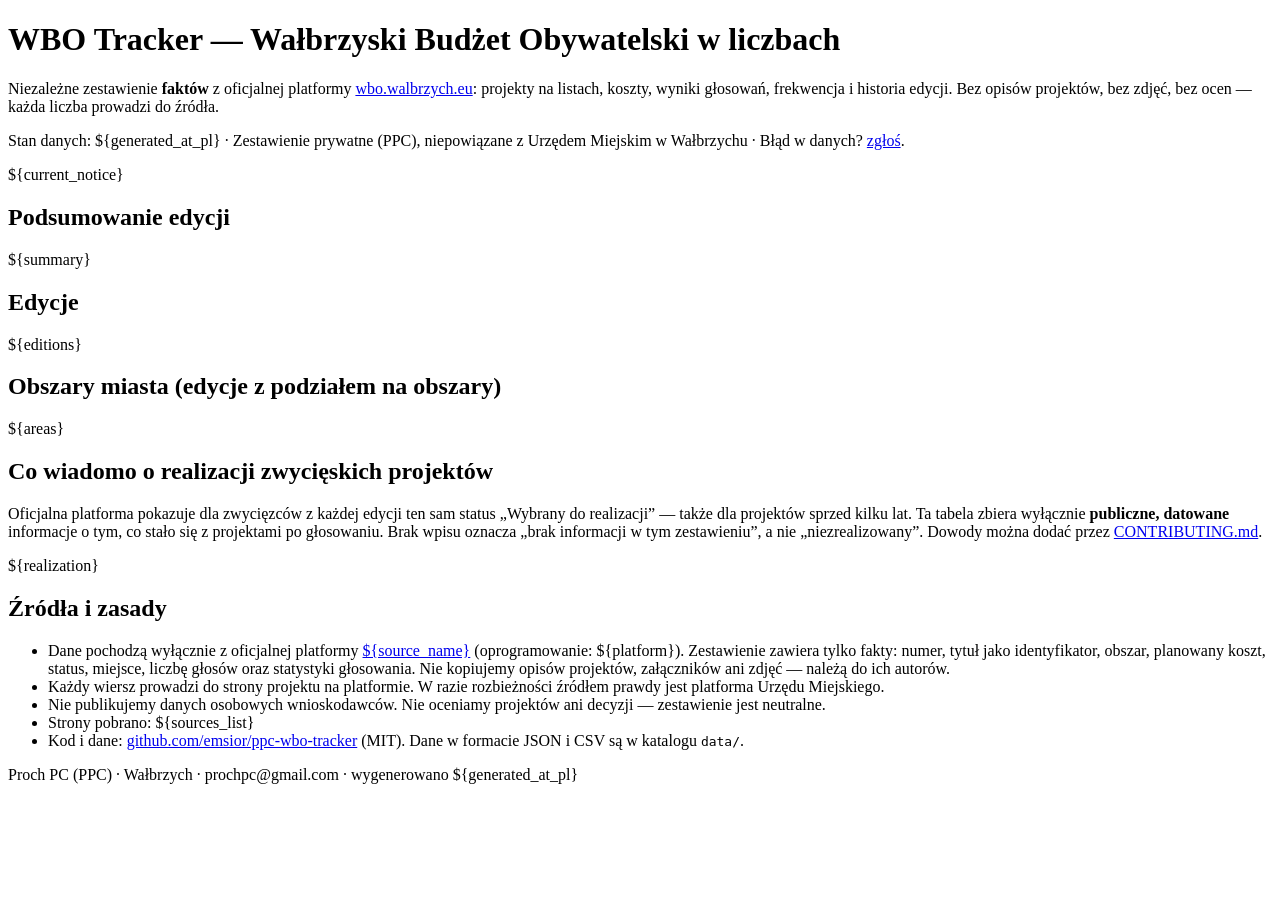
<file: src/wbo_tracker/templates/index.html>
<!doctype html>
<html lang="pl">
<head>
<meta charset="utf-8">
<meta name="viewport" content="width=device-width, initial-scale=1">
<title>WBO Tracker — Wałbrzyski Budżet Obywatelski w liczbach</title>
<meta name="description" content="Niezależne, neutralne zestawienie faktów o Wałbrzyskim Budżecie Obywatelskim: projekty, koszty, głosy, frekwencja i historia edycji — każda liczba z linkiem do oficjalnego źródła.">
<style>${css}</style>
</head>
<body>
<main>
<header>
<h1>WBO Tracker — Wałbrzyski Budżet Obywatelski w liczbach</h1>
<p class="lead">Niezależne zestawienie <strong>faktów</strong> z oficjalnej platformy <a href="${source_url}" rel="noopener">wbo.walbrzych.eu</a>: projekty na listach, koszty, wyniki głosowań, frekwencja i historia edycji. Bez opisów projektów, bez zdjęć, bez ocen — każda liczba prowadzi do źródła.</p>
<p class="muted">Stan danych: <time datetime="${generated_at}">${generated_at_pl}</time> · Zestawienie prywatne (PPC), niepowiązane z Urzędem Miejskim w Wałbrzychu · Błąd w danych? <a href="https://github.com/emsior/ppc-wbo-tracker/issues">zgłoś</a>.</p>
</header>

${current_notice}

<h2 id="podsumowanie">Podsumowanie edycji</h2>
<div class="table-wrap">${summary}</div>

<h2 id="edycje">Edycje</h2>
${editions}

<h2 id="obszary">Obszary miasta (edycje z podziałem na obszary)</h2>
<div class="table-wrap">${areas}</div>

<h2 id="realizacja">Co wiadomo o realizacji zwycięskich projektów</h2>
<p>Oficjalna platforma pokazuje dla zwycięzców z każdej edycji ten sam status „Wybrany do realizacji” — także dla projektów sprzed kilku lat. Ta tabela zbiera wyłącznie <strong>publiczne, datowane</strong> informacje o tym, co stało się z projektami po głosowaniu. Brak wpisu oznacza „brak informacji w tym zestawieniu”, a nie „niezrealizowany”. Dowody można dodać przez <a href="https://github.com/emsior/ppc-wbo-tracker/blob/main/CONTRIBUTING.md">CONTRIBUTING.md</a>.</p>
<div class="table-wrap">${realization}</div>

<h2 id="zrodla">Źródła i zasady</h2>
<ul>
<li>Dane pochodzą wyłącznie z oficjalnej platformy <a href="${source_url}" rel="noopener">${source_name}</a> (oprogramowanie: ${platform}). Zestawienie zawiera tylko fakty: numer, tytuł jako identyfikator, obszar, planowany koszt, status, miejsce, liczbę głosów oraz statystyki głosowania. Nie kopiujemy opisów projektów, załączników ani zdjęć — należą do ich autorów.</li>
<li>Każdy wiersz prowadzi do strony projektu na platformie. W razie rozbieżności źródłem prawdy jest platforma Urzędu Miejskiego.</li>
<li>Nie publikujemy danych osobowych wnioskodawców. Nie oceniamy projektów ani decyzji — zestawienie jest neutralne.</li>
<li>Strony pobrano: ${sources_list}</li>
<li>Kod i dane: <a href="https://github.com/emsior/ppc-wbo-tracker">github.com/emsior/ppc-wbo-tracker</a> (MIT). Dane w formacie JSON i CSV są w katalogu <code>data/</code>.</li>
</ul>

<footer>Proch PC (PPC) · Wałbrzych · prochpc@gmail.com · wygenerowano ${generated_at_pl}</footer>
</main>
</body>
</html>
</file>
